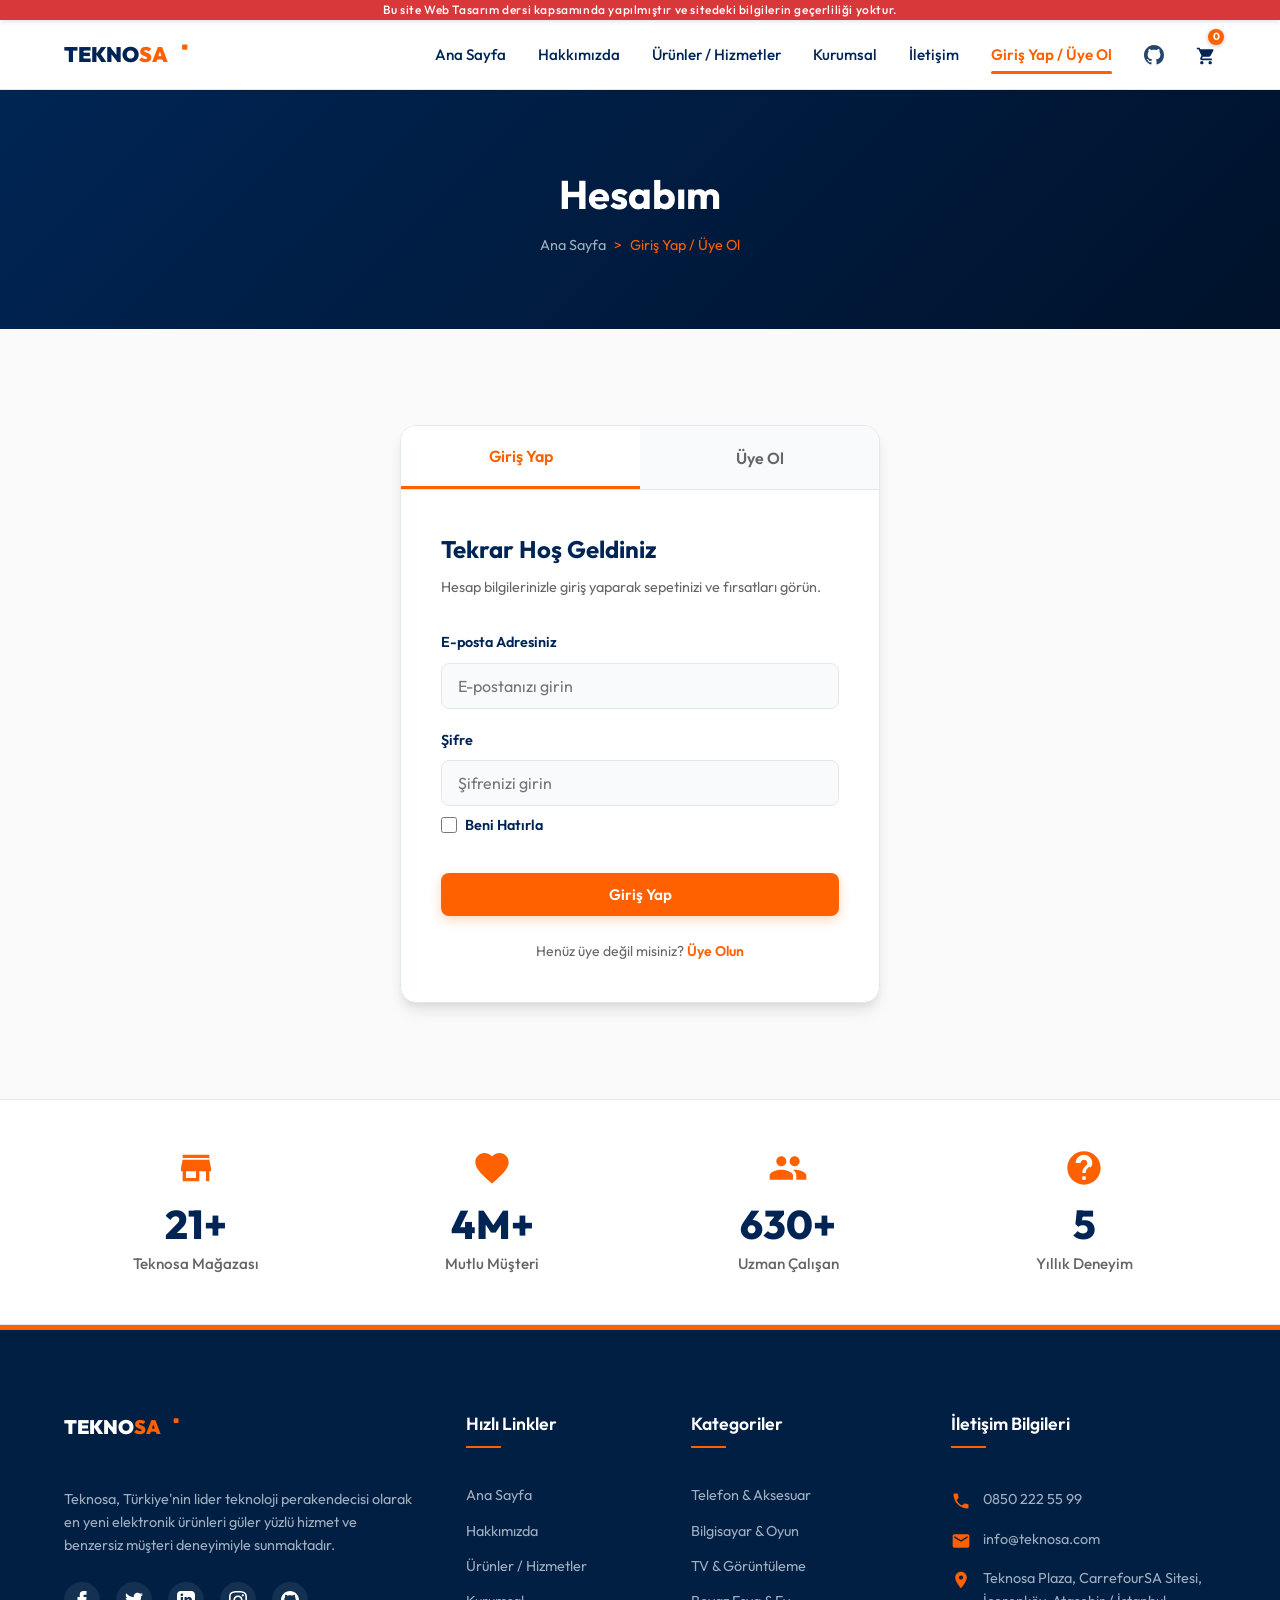
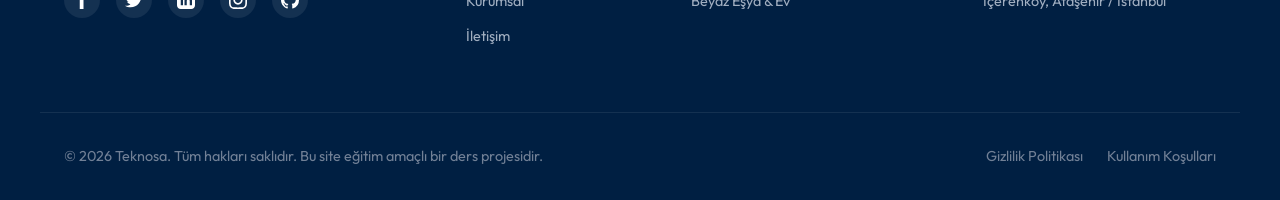
<file: giris.html>
<!DOCTYPE html>
<html lang="tr">
<head>
    <meta charset="UTF-8">
    <meta name="viewport" content="width=device-width, initial-scale=1.0">
    <meta name="description" content="Teknosa Giriş Yap ve Üye Ol. Hesabınıza giriş yapın veya yeni bir üyelik oluşturarak teknoloji dünyasını keşfedin.">
    <title>Giriş Yap / Üye Ol | Teknosa Ders Projesi</title>
    <!-- CSS Dosyaları -->
    <link rel="stylesheet" href="css/style.css">
    <link rel="stylesheet" href="css/pages.css">
</head>
<body>

    <!-- 1. SABİT ÜST UYARI ALANI (20px) -->
    <div class="top-warning-banner" id="top-warning">
        Bu site Web Tasarım dersi kapsamında yapılmıştır ve sitedeki bilgilerin geçerliliği yoktur.
    </div>

    <div class="page-wrapper">
        <!-- 2. HEADER / MENÜ ALANI -->
        <header class="main-header">
            <div class="container header-container">
                <a href="index.html" class="logo" id="logo-link">
                    <svg viewBox="0 0 160 35" class="logo-icon" style="width: 140px; height: 35px;">
                        <text x="0" y="26" font-family="'Outfit', sans-serif" font-weight="900" font-size="24" fill="#002554">TEKNO<tspan fill="#FF6000">SA</tspan></text>
                        <rect x="135" y="6" width="6" height="6" fill="#FF6000" rx="1" />
                    </svg>
                </a>
                
                <nav class="main-navigation" aria-label="Ana Menü">
                    <ul class="nav-menu" id="nav-menu">
                        <li><a href="index.html" class="nav-link" id="nav-home">Ana Sayfa</a></li>
                        <li><a href="hakkimizda.html" class="nav-link" id="nav-about">Hakkımızda</a></li>
                        <li><a href="urunler.html" class="nav-link" id="nav-products">Ürünler / Hizmetler</a></li>
                        <li><a href="kurumsal.html" class="nav-link" id="nav-corporate">Kurumsal</a></li>
                        <li><a href="iletisim.html" class="nav-link" id="nav-contact">İletişim</a></li>
                        <li id="auth-nav-item"></li> <!-- Dinamik kullanıcı/giriş menüsü -->
                        <li class="cart-btn-wrapper">
                            <a href="#" class="nav-link" id="cart-toggle-btn" aria-label="Alışveriş Sepeti">
                                <svg viewBox="0 0 24 24" style="width: 20px; height: 20px; fill: currentColor; vertical-align: middle;">
                                    <path d="M7 18c-1.1 0-1.99.9-1.99 2S5.9 22 7 22s2-.9 2-2-.9-2-2-2zM1 2v2h2l3.6 7.59-1.35 2.45c-.16.28-.25.61-.25.96 0 1.1.9 2 2 2h12v-2H7.42c-.14 0-.25-.11-.25-.25l.03-.12.9-1.63h7.45c.75 0 1.41-.41 1.75-1.03l3.58-6.49c.08-.14.12-.31.12-.48 0-.55-.45-1-1-1H5.21l-.94-2H1zm16 16c-1.1 0-1.99.9-1.99 2s.9 2 1.99 2 2-.9 2-2-.9-2-2-2z"/>
                                </svg>
                                <span class="cart-badge" id="cart-badge-count">0</span>
                            </a>
                        </li>
                    </ul>
                </nav>

                <button class="hamburger" aria-label="Menüyü Aç/Kapat" id="menu-toggle">
                    <span></span>
                    <span></span>
                    <span></span>
                </button>
            </div>
        </header>

        <main>
            <!-- 3. HERO / SAYFA BAŞLIK ALANI (Alt Sayfa Bannerı) -->
            <section class="sub-hero" id="auth-hero">
                <div class="container">
                    <h1>Hesabım</h1>
                    <nav class="breadcrumb" aria-label="Navigasyon Yolu">
                        <a href="index.html">Ana Sayfa</a>
                        <span>&gt;</span>
                        <a href="giris.html" style="color: var(--primary);">Giriş Yap / Üye Ol</a>
                    </nav>
                </div>
            </section>

            <!-- 4. ANA İÇERİK ALANI (Giriş & Kayıt Kartı) -->
            <section class="auth-section" id="auth-content-section">
                <div class="container" style="display:flex; justify-content:center;">
                    <div class="auth-card" id="auth-card">
                        <!-- Sekme Butonları -->
                        <div class="auth-tabs">
                            <button class="auth-tab-btn active" id="tab-login-btn">Giriş Yap</button>
                            <button class="auth-tab-btn" id="tab-register-btn">Üye Ol</button>
                        </div>

                        <!-- Form Alanları -->
                        <div class="auth-forms-container">
                            <!-- A. Giriş Yap Formu -->
                            <div class="auth-form active" id="login-form-wrapper">
                                <h2>Tekrar Hoş Geldiniz</h2>
                                <p>Hesap bilgilerinizle giriş yaparak sepetinizi ve fırsatları görün.</p>
                                
                                <form id="login-form" novalidate>
                                    <div class="form-grid" style="grid-template-columns: 1fr; gap: 1.25rem;">
                                        <!-- E-posta -->
                                        <div class="form-group" id="login-group-email">
                                            <label for="login-email">E-posta Adresiniz</label>
                                            <input type="email" id="login-email" placeholder="E-postanızı girin">
                                            <span class="form-error">Geçerli bir e-posta girin.</span>
                                        </div>

                                        <!-- Şifre -->
                                        <div class="form-group" id="login-group-password">
                                            <label for="login-password">Şifre</label>
                                            <input type="password" id="login-password" placeholder="Şifrenizi girin">
                                            <span class="form-error">Şifre alanı boş bırakılamaz.</span>
                                        </div>

                                        <!-- Beni Hatırla -->
                                        <div class="form-group" style="margin-top: -0.5rem; margin-bottom: 0.5rem;">
                                            <label class="remember-me-container">
                                                <input type="checkbox" id="login-remember">
                                                Beni Hatırla
                                            </label>
                                        </div>

                                        <!-- Hata Özeti -->
                                        <div id="login-summary-error" style="color: var(--warning-red); font-size: 0.85rem; font-weight: 500; display: none; text-align: center;">
                                            E-posta veya şifre hatalı!
                                        </div>

                                        <!-- Gönder Butonu -->
                                        <button type="submit" class="btn btn-primary" style="width: 100%; margin-top: 0.5rem;" id="login-submit-btn">
                                            Giriş Yap
                                        </button>
                                    </div>
                                </form>
                                <div class="auth-footer-link">
                                    Henüz üye değil misiniz? <a href="#" id="link-to-register">Üye Olun</a>
                                </div>
                            </div>

                            <!-- B. Üye Ol Formu -->
                            <div class="auth-form" id="register-form-wrapper">
                                <h2>Yeni Hesap Oluştur</h2>
                                <p>Hemen kayıt olun, avantajlı alışverişin keyfini çıkarın.</p>
                                
                                <form id="register-form" novalidate>
                                    <div class="form-grid" style="grid-template-columns: 1fr; gap: 1.25rem;">
                                        <!-- Ad Soyad -->
                                        <div class="form-group" id="reg-group-name">
                                            <label for="reg-name">Adınız Soyadınız *</label>
                                            <input type="text" id="reg-name" placeholder="Örn: Ahmet Yılmaz">
                                            <span class="form-error">Ad soyad en az 3 karakter olmalıdır.</span>
                                        </div>

                                        <!-- E-posta -->
                                        <div class="form-group" id="reg-group-email">
                                            <label for="reg-email">E-posta Adresiniz *</label>
                                            <input type="email" id="reg-email" placeholder="Örn: ahmet@mail.com">
                                            <span class="form-error">Geçerli bir e-posta giriniz.</span>
                                        </div>

                                        <!-- Şifre -->
                                        <div class="form-group" id="reg-group-password">
                                            <label for="reg-password">Şifre (Min. 6 Karakter) *</label>
                                            <input type="password" id="reg-password" placeholder="Şifrenizi oluşturun">
                                            <span class="form-error">Şifre en az 6 karakter olmalıdır.</span>
                                        </div>

                                        <!-- Şifre Tekrar -->
                                        <div class="form-group" id="reg-group-password-confirm">
                                            <label for="reg-password-confirm">Şifre Tekrarı *</label>
                                            <input type="password" id="reg-password-confirm" placeholder="Şifrenizi tekrar girin">
                                            <span class="form-error">Şifreler eşleşmiyor.</span>
                                        </div>

                                        <!-- Hata Özeti -->
                                        <div id="reg-summary-error" style="color: var(--warning-red); font-size: 0.85rem; font-weight: 500; display: none; text-align: center;">
                                            Bu e-posta adresi zaten kullanımda!
                                        </div>

                                        <!-- Gönder Butonu -->
                                        <button type="submit" class="btn btn-primary" style="width: 100%; margin-top: 0.5rem;" id="reg-submit-btn">
                                            Üye Ol
                                        </button>
                                    </div>
                                </form>
                                <div class="auth-footer-link">
                                    Zaten hesabınız var mı? <a href="#" id="link-to-login">Giriş Yapın</a>
                                </div>
                            </div>
                        </div>
                    </div>
                </div>
            </section>

            <!-- İstatistik Bölümü -->
            <section class="stats-section" id="stats-section">
                <div class="container stats-grid">
                    <div class="stat-item" id="stat-stores">
                        <svg viewBox="0 0 24 24" class="stat-icon"><path d="M20 4H4v2h16V4zm1 10v-2l-1-5H4l-1 5v2h1v6h10v-6h4v6h2v-6h1zm-9 4H6v-4h6v4z"/></svg>
                        <span class="stat-number" data-target="100" data-suffix="+">0</span>
                        <span class="stat-label">Teknosa Mağazası</span>
                    </div>
                    <div class="stat-item" id="stat-customers">
                        <svg viewBox="0 0 24 24" class="stat-icon"><path d="M12 21.35l-1.45-1.32C5.4 15.36 2 12.28 2 8.5 2 5.42 4.42 3 7.5 3c1.74 0 3.41.81 4.5 2.09C13.09 3.81 14.76 3 16.5 3 19.58 3 22 5.42 22 8.5c0 3.78-3.4 6.86-8.55 11.54L12 21.35z"/></svg>
                        <span class="stat-number" data-target="20" data-suffix="M+">0</span>
                        <span class="stat-label">Mutlu Müşteri</span>
                    </div>
                    <div class="stat-item" id="stat-employees">
                        <svg viewBox="0 0 24 24" class="stat-icon"><path d="M16 11c1.66 0 2.99-1.34 2.99-3S17.66 5 16 5c-1.66 0-3 1.34-3 3s1.34 3 3 3zm-8 0c1.66 0 2.99-1.34 2.99-3S9.66 5 8 5C6.34 5 5 6.34 5 8s1.34 3 3 3zm0 2c-2.33 0-7 1.17-7 3.5V19h14v-2.5c0-2.33-4.67-3.5-7-3.5zm8 0c-.29 0-.62.02-.97.05 1.16.84 1.97 1.97 1.97 3.45V19h6v-2.5c0-2.33-4.67-3.5-7-3.5z"/></svg>
                        <span class="stat-number" data-target="3000" data-suffix="+">0</span>
                        <span class="stat-label">Uzman Çalışan</span>
                    </div>
                    <div class="stat-item" id="stat-experience">
                        <svg viewBox="0 0 24 24" class="stat-icon"><path d="M12 2C6.48 2 2 6.48 2 12s4.48 10 10 10 10-4.48 10-10S17.52 2 12 2zm1 17h-2v-2h2v2zm2.07-7.75l-.9.92C13.45 12.9 13 13.5 13 15h-2v-.5c0-1.1.45-2.1 1.17-2.83l1.24-1.26c.37-.36.59-.86.59-1.41 0-1.1-.9-2-2-2s-2 .9-2 2H7c0-2.76 2.24-5 5-5s5 2.24 5 5c0 1.04-.42 1.99-1.07 2.75z"/></svg>
                        <span class="stat-number" data-target="25" data-suffix="">0</span>
                        <span class="stat-label">Yıllık Deneyim</span>
                    </div>
                </div>
            </section>
        </main>

        <!-- 5. FOOTER ALANI -->
        <footer class="main-footer">
            <div class="container footer-grid">
                <!-- Sütun 1: Marka -->
                <div class="footer-column footer-brand" id="footer-col-brand">
                    <svg viewBox="0 0 160 35" class="logo-icon" style="width: 130px; height: 35px; margin-bottom: 1rem;">
                        <text x="0" y="26" font-family="'Outfit', sans-serif" font-weight="900" font-size="24" fill="#FFFFFF">TEKNO<tspan fill="#FF6000">SA</tspan></text>
                        <rect x="135" y="6" width="6" height="6" fill="#FF6000" rx="1" />
                    </svg>
                    <p class="footer-desc">Teknosa, Türkiye'nin lider teknoloji perakendecisi olarak en yeni elektronik ürünleri güler yüzlü hizmet ve benzersiz müşteri deneyimiyle sunmaktadır.</p>
                    <div class="footer-socials">
                        <a href="https://facebook.com" class="social-icon" aria-label="Facebook" target="_blank" rel="noopener">
                            <svg viewBox="0 0 24 24"><path d="M9 8h-3v4h3v12h5v-12h3.642l.358-4h-4v-1.667c0-.955.192-1.333 1.115-1.333h2.885v-5h-3.808c-3.596 0-5.192 1.583-5.192 4.615v3.385z"/></svg>
                        </a>
                        <a href="https://twitter.com" class="social-icon" aria-label="Twitter" target="_blank" rel="noopener">
                            <svg viewBox="0 0 24 24"><path d="M24 4.557c-.883.392-1.832.656-2.828.775 1.017-.609 1.798-1.574 2.165-2.724-.951.564-2.005.974-3.127 1.195-.897-.957-2.178-1.555-3.594-1.555-3.179 0-5.515 2.966-4.797 6.045-4.091-.205-7.719-2.165-10.148-5.144-1.29 2.213-.669 5.108 1.523 6.574-.806-.026-1.566-.247-2.229-.616-.054 2.281 1.581 4.415 3.949 4.89-.693.188-1.452.232-2.224.084.626 1.956 2.444 3.379 4.6 3.419-2.07 1.623-4.678 2.348-7.29 2.04 2.179 1.397 4.768 2.212 7.548 2.212 9.142 0 14.307-7.721 13.995-14.646.962-.695 1.797-1.562 2.457-2.549z"/></svg>
                        </a>
                        <a href="https://linkedin.com" class="social-icon" aria-label="LinkedIn" target="_blank" rel="noopener">
                            <svg viewBox="0 0 24 24"><path d="M19 0h-14c-2.761 0-5 2.239-5 5v14c0 2.761 2.239 5 5 5h14c2.762 0 5-2.239 5-5v-14c0-2.761-2.238-5-5-5zm-11 19h-3v-11h3v11zm-1.5-12.268c-.966 0-1.75-.779-1.75-1.75s.784-1.75 1.75-1.75 1.75.779 1.75 1.75-.784 1.75-1.75 1.75zm13.5 12.268h-3v-5.604c0-3.368-4-3.113-4 0v5.604h-3v-11h3v1.765c1.396-2.586 7-2.777 7 2.476v6.759z"/></svg>
                        </a>
                        <a href="https://instagram.com" class="social-icon" aria-label="Instagram" target="_blank" rel="noopener">
                            <svg viewBox="0 0 24 24"><path d="M12 2.163c3.204 0 3.584.012 4.85.07 3.252.148 4.771 1.691 4.919 4.919.058 1.265.069 1.645.069 4.849 0 3.205-.012 3.584-.069 4.849-.149 3.225-1.664 4.771-4.919 4.919-1.266.058-1.644.07-4.85.07-3.204 0-3.584-.012-4.849-.07-3.26-.149-4.771-1.699-4.919-4.92-.058-1.265-.07-1.644-.07-4.849 0-3.204.013-3.583.07-4.849.149-3.227 1.664-4.771 4.919-4.919 1.266-.057 1.645-.069 4.849-.069zm0-2c-3.259 0-3.667.014-4.947.072-4.358.2-6.78 2.618-6.98 6.98-.059 1.281-.073 1.689-.073 4.948 0 3.259.014 3.668.072 4.948.2 4.358 2.618 6.78 6.98 6.98 1.281.058 1.689.072 4.948.072 3.259 0 3.668-.014 4.948-.072 4.354-.2 6.782-2.618 6.979-6.98.059-1.28.073-1.689.073-4.948 0-3.259-.014-3.667-.072-4.947-.196-4.354-2.617-6.78-6.979-6.98-1.281-.059-1.69-.073-4.949-.073zm0 5.838c-3.403 0-6.162 2.759-6.162 6.162s2.759 6.163 6.162 6.163 6.162-2.759 6.162-6.163c0-3.403-2.759-6.162-6.162-6.162zm0 10.162c-2.209 0-4-1.79-4-4 0-2.209 1.791-4 4-4s4 1.791 4 4c0 2.21-1.791 4-4 4zm6.406-11.845c-.796 0-1.441.645-1.441 1.44s.645 1.44 1.441 1.44c.795 0 1.439-.645 1.439-1.44s-.644-1.44-1.439-1.44z"/></svg>
                        </a>
                    </div>
                </div>

                <!-- Sütun 2: Linkler -->
                <div class="footer-column footer-links" id="footer-col-links">
                    <h3>Hızlı Linkler</h3>
                    <a href="index.html" id="foot-link-home">Ana Sayfa</a>
                    <a href="hakkimizda.html" id="foot-link-about">Hakkımızda</a>
                    <a href="urunler.html" id="foot-link-products">Ürünler / Hizmetler</a>
                    <a href="kurumsal.html" id="foot-link-corporate">Kurumsal</a>
                    <a href="iletisim.html" id="foot-link-contact">İletişim</a>
                </div>

                <!-- Sütun 3: Kategoriler -->
                <div class="footer-column footer-links" id="footer-col-cats">
                    <h3>Kategoriler</h3>
                    <a href="urunler.html#category=telefon" id="foot-cat-phones">Telefon & Aksesuar</a>
                    <a href="urunler.html#category=bilgisayar" id="foot-cat-laptops">Bilgisayar & Oyun</a>
                    <a href="urunler.html#category=tv-ses" id="foot-cat-tvs">TV & Görüntüleme</a>
                    <a href="urunler.html#category=beyaz-esya" id="foot-cat-appliances">Beyaz Eşya & Ev</a>
                </div>

                <!-- Sütun 4: İletişim -->
                <div class="footer-column footer-contact" id="footer-col-contact">
                    <h3>İletişim Bilgileri</h3>
                    <div class="contact-item" id="foot-contact-phone">
                        <svg viewBox="0 0 24 24"><path d="M6.62 10.79c1.44 2.83 3.76 5.14 6.59 6.59l2.2-2.2c.27-.27.67-.36 1.02-.24 1.12.37 2.33.57 3.57.57.55 0 1 .45 1 1V20c0 .55-.45 1-1 1-9.39 0-17-7.61-17-17 0-.55.45-1 1-1h3.5c.55 0 1 .45 1 1 0 1.25.2 2.45.57 3.57.11.35.03.74-.25 1.02l-2.2 2.2z"/></svg>
                        <span>0850 222 55 99</span>
                    </div>
                    <div class="contact-item" id="foot-contact-email">
                        <svg viewBox="0 0 24 24"><path d="M20 4H4c-1.1 0-1.99.9-1.99 2L2 18c0 1.1.9 2 2 2h16c1.1 0 2-.9 2-2V6c0-1.1-.9-2-2-2zm0 4l-8 5-8-5V6l8 5 8-5v2z"/></svg>
                        <span>info@teknosa.com</span>
                    </div>
                    <div class="contact-item" id="foot-contact-address">
                        <svg viewBox="0 0 24 24"><path d="M12 2C8.13 2 5 5.13 5 9c0 5.25 7 13 7 13s7-7.75 7-13c0-3.87-3.13-7-7-7zm0 9.5c-1.38 0-2.5-1.12-2.5-2.5s1.12-2.5 2.5-2.5 2.5 1.12 2.5 2.5-1.12 2.5-2.5 2.5z"/></svg>
                        <span>Teknosa Plaza, CarrefourSA Sitesi, İçerenköy, Ataşehir / İstanbul</span>
                    </div>
                </div>
            </div>

            <div class="container footer-bottom">
                <p>&copy; 2026 Teknosa. Tüm hakları saklıdır. Bu site eğitim amaçlı bir ders projesidir.</p>
                <div class="footer-bottom-links">
                    <a href="#" id="foot-privacy">Gizlilik Politikası</a>
                    <a href="#" id="foot-terms">Kullanım Koşulları</a>
                </div>
            </div>
        </footer>
    </div>

    <!-- 🛒 Alışveriş Sepeti Çekmecesi (Cart Drawer) -->
    <div class="cart-drawer-overlay" id="cart-drawer-overlay">
        <div class="cart-drawer" id="cart-drawer">
            <div class="cart-drawer-header">
                <h3>Alışveriş Sepetim</h3>
                <button class="cart-drawer-close" id="cart-drawer-close-btn" aria-label="Sepeti Kapat">
                    <svg viewBox="0 0 24 24"><path d="M19 6.41L17.59 5 12 10.59 6.41 5 5 6.41 10.59 12 5 17.59 6.41 19 12 13.41 17.59 19 19 17.59 13.41 12z"/></svg>
                </button>
            </div>
            <div class="cart-items-container" id="cart-items-container">
                <!-- Dinamik olarak JS tarafından doldurulacak -->
            </div>
            <div class="cart-drawer-footer">
                <div class="cart-total-row">
                    <span>Toplam:</span>
                    <span class="cart-total-price" id="cart-total-price">0 TL</span>
                </div>
                <button class="btn btn-primary" style="width: 100%;" id="checkout-btn">Alışverişi Tamamla</button>
            </div>
        </div>
    </div>

    <!-- 🔍 Ürün Detay Modalı (Product Detail Modal) -->
    <div class="modal-overlay" id="product-detail-modal">
        <div class="modal-content" style="max-width: 700px; width: 90%; padding: 2.5rem; position: relative;">
            <button class="cart-drawer-close" id="product-detail-close-btn" style="position: absolute; top: 15px; right: 15px;" aria-label="Kapat">
                <svg viewBox="0 0 24 24"><path d="M19 6.41L17.59 5 12 10.59 6.41 5 5 6.41 10.59 12 5 17.59 6.41 19 12 13.41 17.59 19 19 17.59 13.41 12z"/></svg>
            </button>
            <div id="product-detail-content">
                <!-- Dinamik olarak doldurulacak -->
            </div>
        </div>
    </div>

    <!-- 💬 Toast Bildirim Alanı (Toast Notifications Container) -->
    <div class="toast-container" id="toast-container"></div>

    <!-- JS Dosyaları -->
    <script src="js/main.js"></script>
    <script src="js/auth.js"></script>
</body>
</html>
</file>
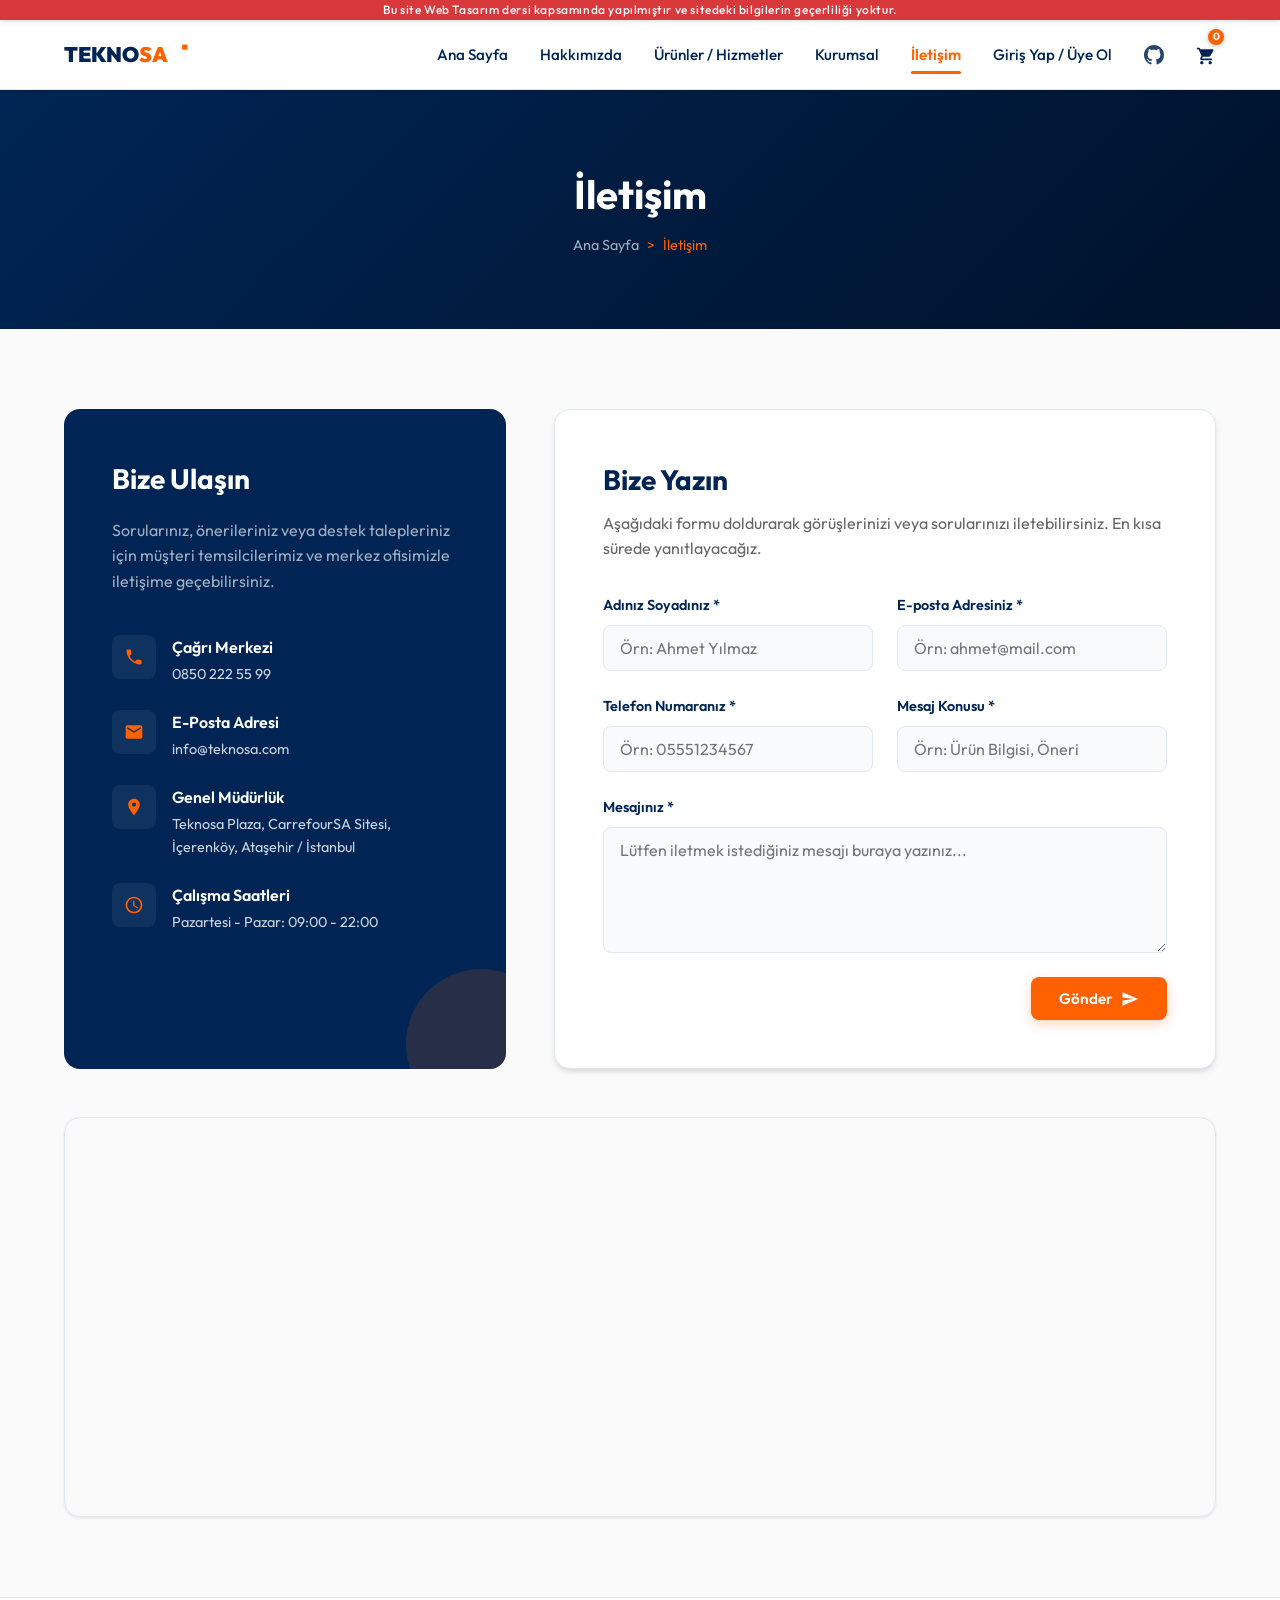
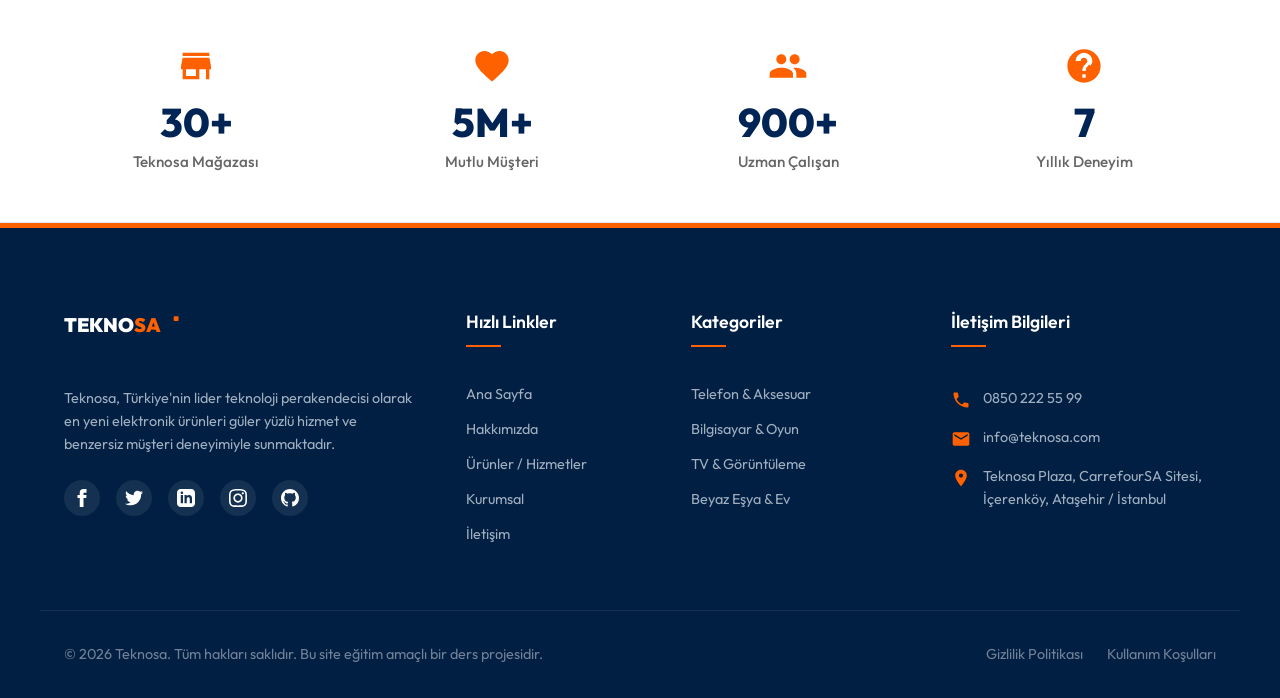
<file: iletisim.html>
<!DOCTYPE html>
<html lang="tr">
<head>
    <meta charset="UTF-8">
    <meta name="viewport" content="width=device-width, initial-scale=1.0">
    <meta name="description" content="Teknosa İletişim. Müşteri hizmetleri numaramız, merkez ofis adresimiz ve bizimle iletişime geçebileceğiniz mesaj formu.">
    <title>İletişim | Teknosa Ders Projesi</title>
    <!-- CSS Dosyaları -->
    <link rel="stylesheet" href="css/style.css">
    <link rel="stylesheet" href="css/pages.css">
</head>
<body>

    <!-- 1. SABİT ÜST UYARI ALANI (20px) -->
    <div class="top-warning-banner" id="top-warning">
        Bu site Web Tasarım dersi kapsamında yapılmıştır ve sitedeki bilgilerin geçerliliği yoktur.
    </div>

    <div class="page-wrapper">
        <!-- 2. HEADER / MENÜ ALANI -->
        <header class="main-header">
            <div class="container header-container">
                <a href="index.html" class="logo" id="logo-link">
                    <svg viewBox="0 0 160 35" class="logo-icon" style="width: 140px; height: 35px;">
                        <text x="0" y="26" font-family="'Outfit', sans-serif" font-weight="900" font-size="24" fill="#002554">TEKNO<tspan fill="#FF6000">SA</tspan></text>
                        <rect x="135" y="6" width="6" height="6" fill="#FF6000" rx="1" />
                    </svg>
                </a>
                
                <nav class="main-navigation" aria-label="Ana Menü">
                    <ul class="nav-menu" id="nav-menu">
                        <li><a href="index.html" class="nav-link" id="nav-home">Ana Sayfa</a></li>
                        <li><a href="hakkimizda.html" class="nav-link" id="nav-about">Hakkımızda</a></li>
                        <li><a href="urunler.html" class="nav-link" id="nav-products">Ürünler / Hizmetler</a></li>
                        <li><a href="kurumsal.html" class="nav-link" id="nav-corporate">Kurumsal</a></li>
                        <li><a href="iletisim.html" class="nav-link active" id="nav-contact">İletişim</a></li>
                        <li id="auth-nav-item"></li>
                        <li class="cart-btn-wrapper">
                            <a href="#" class="nav-link" id="cart-toggle-btn" aria-label="Alışveriş Sepeti">
                                <svg viewBox="0 0 24 24" style="width: 20px; height: 20px; fill: currentColor; vertical-align: middle;">
                                    <path d="M7 18c-1.1 0-1.99.9-1.99 2S5.9 22 7 22s2-.9 2-2-.9-2-2-2zM1 2v2h2l3.6 7.59-1.35 2.45c-.16.28-.25.61-.25.96 0 1.1.9 2 2 2h12v-2H7.42c-.14 0-.25-.11-.25-.25l.03-.12.9-1.63h7.45c.75 0 1.41-.41 1.75-1.03l3.58-6.49c.08-.14.12-.31.12-.48 0-.55-.45-1-1-1H5.21l-.94-2H1zm16 16c-1.1 0-1.99.9-1.99 2s.9 2 1.99 2 2-.9 2-2-.9-2-2-2z"/>
                                </svg>
                                <span class="cart-badge" id="cart-badge-count">0</span>
                            </a>
                        </li>
                    </ul>
                </nav>

                <button class="hamburger" aria-label="Menüyü Aç/Kapat" id="menu-toggle">
                    <span></span>
                    <span></span>
                    <span></span>
                </button>
            </div>
        </header>

        <main>
            <!-- 3. HERO / SAYFA BAŞLIK ALANI (Alt Sayfa Bannerı) -->
            <section class="sub-hero" id="contact-hero">
                <div class="container">
                    <h1>İletişim</h1>
                    <nav class="breadcrumb" aria-label="Navigasyon Yolu">
                        <a href="index.html">Ana Sayfa</a>
                        <span>&gt;</span>
                        <a href="iletisim.html" style="color: var(--primary);">İletişim</a>
                    </nav>
                </div>
            </section>

            <!-- 4. ANA İÇERİK ALANI -->
            <section class="section" id="contact-content-section">
                <div class="container">
                    <div class="contact-layout">
                        <!-- Sol Kolon: İletişim Bilgileri -->
                        <div class="contact-info-card" id="contact-info-block">
                            <h2>Bize Ulaşın</h2>
                            <p>Sorularınız, önerileriniz veya destek talepleriniz için müşteri temsilcilerimiz ve merkez ofisimizle iletişime geçebilirsiniz.</p>
                            
                            <div class="contact-details-list">
                                <!-- Telefon -->
                                <div class="detail-item" id="info-phone">
                                    <div class="detail-icon">
                                        <svg viewBox="0 0 24 24"><path d="M6.62 10.79c1.44 2.83 3.76 5.14 6.59 6.59l2.2-2.2c.27-.27.67-.36 1.02-.24 1.12.37 2.33.57 3.57.57.55 0 1 .45 1 1V20c0 .55-.45 1-1 1-9.39 0-17-7.61-17-17 0-.55.45-1 1-1h3.5c.55 0 1 .45 1 1 0 1.25.2 2.45.57 3.57.11.35.03.74-.25 1.02l-2.2 2.2z"/></svg>
                                    </div>
                                    <div class="detail-text">
                                        <h4>Çağrı Merkezi</h4>
                                        <p>0850 222 55 99</p>
                                    </div>
                                </div>

                                <!-- E-posta -->
                                <div class="detail-item" id="info-email">
                                    <div class="detail-icon">
                                        <svg viewBox="0 0 24 24"><path d="M20 4H4c-1.1 0-1.99.9-1.99 2L2 18c0 1.1.9 2 2 2h16c1.1 0 2-.9 2-2V6c0-1.1-.9-2-2-2zm0 4l-8 5-8-5V6l8 5 8-5v2z"/></svg>
                                    </div>
                                    <div class="detail-text">
                                        <h4>E-Posta Adresi</h4>
                                        <p>info@teknosa.com</p>
                                    </div>
                                </div>

                                <!-- Adres -->
                                <div class="detail-item" id="info-address">
                                    <div class="detail-icon">
                                        <svg viewBox="0 0 24 24"><path d="M12 2C8.13 2 5 5.13 5 9c0 5.25 7 13 7 13s7-7.75 7-13c0-3.87-3.13-7-7-7zm0 9.5c-1.38 0-2.5-1.12-2.5-2.5s1.12-2.5 2.5-2.5 2.5 1.12 2.5 2.5-1.12 2.5-2.5 2.5z"/></svg>
                                    </div>
                                    <div class="detail-text">
                                        <h4>Genel Müdürlük</h4>
                                        <p>Teknosa Plaza, CarrefourSA Sitesi, İçerenköy, Ataşehir / İstanbul</p>
                                    </div>
                                </div>

                                <!-- Çalışma Saatleri -->
                                <div class="detail-item" id="info-hours">
                                    <div class="detail-icon">
                                        <svg viewBox="0 0 24 24"><path d="M11.99 2C6.47 2 2 6.48 2 12s4.47 10 9.99 10C17.52 22 22 17.52 22 12S17.52 2 11.99 2zM12 20c-4.42 0-8-3.58-8-8s3.58-8 8-8 8 3.58 8 8-3.58 8-8 8zm.5-13H11v6l5.25 3.15.75-1.23-4.5-2.67z"/></svg>
                                    </div>
                                    <div class="detail-text">
                                        <h4>Çalışma Saatleri</h4>
                                        <p>Pazartesi - Pazar: 09:00 - 22:00</p>
                                    </div>
                                </div>
                            </div>
                        </div>

                        <!-- Sağ Kolon: Mesaj Formu -->
                        <div class="contact-form-card" id="contact-form-block">
                            <h2>Bize Yazın</h2>
                            <p>Aşağıdaki formu doldurarak görüşlerinizi veya sorularınızı iletebilirsiniz. En kısa sürede yanıtlayacağız.</p>
                            
                            <form id="contact-form" novalidate>
                                <div class="form-grid">
                                    <!-- Ad Soyad -->
                                    <div class="form-group" id="group-name">
                                        <label for="form-name">Adınız Soyadınız *</label>
                                        <input type="text" id="form-name" placeholder="Örn: Ahmet Yılmaz">
                                        <span class="form-error">Bu alan boş bırakılamaz.</span>
                                    </div>

                                    <!-- E-posta -->
                                    <div class="form-group" id="group-email">
                                        <label for="form-email">E-posta Adresiniz *</label>
                                        <input type="email" id="form-email" placeholder="Örn: ahmet@mail.com">
                                        <span class="form-error">Geçerli bir e-posta adresi giriniz.</span>
                                    </div>

                                    <!-- Telefon -->
                                    <div class="form-group" id="group-phone">
                                        <label for="form-phone">Telefon Numaranız *</label>
                                        <input type="tel" id="form-phone" placeholder="Örn: 05551234567">
                                        <span class="form-error">Geçerli bir telefon numarası giriniz.</span>
                                    </div>

                                    <!-- Konu -->
                                    <div class="form-group" id="group-subject">
                                        <label for="form-subject">Mesaj Konusu *</label>
                                        <input type="text" id="form-subject" placeholder="Örn: Ürün Bilgisi, Öneri">
                                        <span class="form-error">Konu alanı boş bırakılamaz.</span>
                                    </div>

                                    <!-- Mesaj -->
                                    <div class="form-group form-group-full" id="group-message">
                                        <label for="form-message">Mesajınız *</label>
                                        <textarea id="form-message" rows="5" placeholder="Lütfen iletmek istediğiniz mesajı buraya yazınız..."></textarea>
                                        <span class="form-error">Mesaj alanı boş bırakılamaz.</span>
                                    </div>

                                    <!-- Gönder Butonu -->
                                    <div class="form-group-full" style="text-align: right;">
                                        <button type="submit" class="btn btn-primary" id="form-submit-btn">
                                            Gönder
                                            <svg viewBox="0 0 24 24" style="width:18px;height:18px;fill:currentColor;"><path d="M2.01 21L23 12 2.01 3 2 10l15 2-15 2z"/></svg>
                                        </button>
                                    </div>
                                </div>
                            </form>
                        </div>
                    </div>

                    <!-- İnteraktif Harita Alanı -->
                    <div class="map-container" id="map-block">
                        <iframe 
                            src="https://www.google.com/maps/embed?pb=!1m18!1m12!1m3!1d3011.6502213794695!2d29.100918076579844!3d40.97819382027209!2m3!1f0!2f0!3f0!3m2!1i1024!2i768!4f13.1!3m3!1m2!1s0x14cac65158650dfb%3A0xc3910c0e527f311c!2sTeknosa%20Genel%20M%C3%BCd%C3%BCrl%C3%BCk!5e0!3m2!1str!2str!4v1718296300000!5m2!1str!2str" 
                            allowfullscreen="" 
                            loading="lazy" 
                            referrerpolicy="no-referrer-when-downgrade"
                            title="Teknosa Genel Müdürlük Google Haritası">
                        </iframe>
                    </div>
                </div>
            </section>

            <!-- İstatistik Bölümü -->
            <section class="stats-section" id="stats-section">
                <div class="container stats-grid">
                    <div class="stat-item" id="stat-stores">
                        <svg viewBox="0 0 24 24" class="stat-icon"><path d="M20 4H4v2h16V4zm1 10v-2l-1-5H4l-1 5v2h1v6h10v-6h4v6h2v-6h1zm-9 4H6v-4h6v4z"/></svg>
                        <span class="stat-number" data-target="100" data-suffix="+">0</span>
                        <span class="stat-label">Teknosa Mağazası</span>
                    </div>
                    <div class="stat-item" id="stat-customers">
                        <svg viewBox="0 0 24 24" class="stat-icon"><path d="M12 21.35l-1.45-1.32C5.4 15.36 2 12.28 2 8.5 2 5.42 4.42 3 7.5 3c1.74 0 3.41.81 4.5 2.09C13.09 3.81 14.76 3 16.5 3 19.58 3 22 5.42 22 8.5c0 3.78-3.4 6.86-8.55 11.54L12 21.35z"/></svg>
                        <span class="stat-number" data-target="20" data-suffix="M+">0</span>
                        <span class="stat-label">Mutlu Müşteri</span>
                    </div>
                    <div class="stat-item" id="stat-employees">
                        <svg viewBox="0 0 24 24" class="stat-icon"><path d="M16 11c1.66 0 2.99-1.34 2.99-3S17.66 5 16 5c-1.66 0-3 1.34-3 3s1.34 3 3 3zm-8 0c1.66 0 2.99-1.34 2.99-3S9.66 5 8 5C6.34 5 5 6.34 5 8s1.34 3 3 3zm0 2c-2.33 0-7 1.17-7 3.5V19h14v-2.5c0-2.33-4.67-3.5-7-3.5zm8 0c-.29 0-.62.02-.97.05 1.16.84 1.97 1.97 1.97 3.45V19h6v-2.5c0-2.33-4.67-3.5-7-3.5z"/></svg>
                        <span class="stat-number" data-target="3000" data-suffix="+">0</span>
                        <span class="stat-label">Uzman Çalışan</span>
                    </div>
                    <div class="stat-item" id="stat-experience">
                        <svg viewBox="0 0 24 24" class="stat-icon"><path d="M12 2C6.48 2 2 6.48 2 12s4.48 10 10 10 10-4.48 10-10S17.52 2 12 2zm1 17h-2v-2h2v2zm2.07-7.75l-.9.92C13.45 12.9 13 13.5 13 15h-2v-.5c0-1.1.45-2.1 1.17-2.83l1.24-1.26c.37-.36.59-.86.59-1.41 0-1.1-.9-2-2-2s-2 .9-2 2H7c0-2.76 2.24-5 5-5s5 2.24 5 5c0 1.04-.42 1.99-1.07 2.75z"/></svg>
                        <span class="stat-number" data-target="25" data-suffix="">0</span>
                        <span class="stat-label">Yıllık Deneyim</span>
                    </div>
                </div>
            </section>
        </main>

        <!-- 5. FOOTER ALANI -->
        <footer class="main-footer">
            <div class="container footer-grid">
                <!-- Sütun 1: Marka -->
                <div class="footer-column footer-brand" id="footer-col-brand">
                    <svg viewBox="0 0 160 35" class="logo-icon" style="width: 130px; height: 35px; margin-bottom: 1rem;">
                        <text x="0" y="26" font-family="'Outfit', sans-serif" font-weight="900" font-size="24" fill="#FFFFFF">TEKNO<tspan fill="#FF6000">SA</tspan></text>
                        <rect x="135" y="6" width="6" height="6" fill="#FF6000" rx="1" />
                    </svg>
                    <p class="footer-desc">Teknosa, Türkiye'nin lider teknoloji perakendecisi olarak en yeni elektronik ürünleri güler yüzlü hizmet ve benzersiz müşteri deneyimiyle sunmaktadır.</p>
                    <div class="footer-socials">
                        <a href="https://facebook.com" class="social-icon" aria-label="Facebook" target="_blank" rel="noopener">
                            <svg viewBox="0 0 24 24"><path d="M9 8h-3v4h3v12h5v-12h3.642l.358-4h-4v-1.667c0-.955.192-1.333 1.115-1.333h2.885v-5h-3.808c-3.596 0-5.192 1.583-5.192 4.615v3.385z"/></svg>
                        </a>
                        <a href="https://twitter.com" class="social-icon" aria-label="Twitter" target="_blank" rel="noopener">
                            <svg viewBox="0 0 24 24"><path d="M24 4.557c-.883.392-1.832.656-2.828.775 1.017-.609 1.798-1.574 2.165-2.724-.951.564-2.005.974-3.127 1.195-.897-.957-2.178-1.555-3.594-1.555-3.179 0-5.515 2.966-4.797 6.045-4.091-.205-7.719-2.165-10.148-5.144-1.29 2.213-.669 5.108 1.523 6.574-.806-.026-1.566-.247-2.229-.616-.054 2.281 1.581 4.415 3.949 4.89-.693.188-1.452.232-2.224.084.626 1.956 2.444 3.379 4.6 3.419-2.07 1.623-4.678 2.348-7.29 2.04 2.179 1.397 4.768 2.212 7.548 2.212 9.142 0 14.307-7.721 13.995-14.646.962-.695 1.797-1.562 2.457-2.549z"/></svg>
                        </a>
                        <a href="https://linkedin.com" class="social-icon" aria-label="LinkedIn" target="_blank" rel="noopener">
                            <svg viewBox="0 0 24 24"><path d="M19 0h-14c-2.761 0-5 2.239-5 5v14c0 2.761 2.239 5 5 5h14c2.762 0 5-2.239 5-5v-14c0-2.761-2.238-5-5-5zm-11 19h-3v-11h3v11zm-1.5-12.268c-.966 0-1.75-.779-1.75-1.75s.784-1.75 1.75-1.75 1.75.779 1.75 1.75-.784 1.75-1.75 1.75zm13.5 12.268h-3v-5.604c0-3.368-4-3.113-4 0v5.604h-3v-11h3v1.765c1.396-2.586 7-2.777 7 2.476v6.759z"/></svg>
                        </a>
                        <a href="https://instagram.com" class="social-icon" aria-label="Instagram" target="_blank" rel="noopener">
                            <svg viewBox="0 0 24 24"><path d="M12 2.163c3.204 0 3.584.012 4.85.07 3.252.148 4.771 1.691 4.919 4.919.058 1.265.069 1.645.069 4.849 0 3.205-.012 3.584-.069 4.849-.149 3.225-1.664 4.771-4.919 4.919-1.266.058-1.644.07-4.85.07-3.204 0-3.584-.012-4.849-.07-3.26-.149-4.771-1.699-4.919-4.92-.058-1.265-.07-1.644-.07-4.849 0-3.204.013-3.583.07-4.849.149-3.227 1.664-4.771 4.919-4.919 1.266-.057 1.645-.069 4.849-.069zm0-2c-3.259 0-3.667.014-4.947.072-4.358.2-6.78 2.618-6.98 6.98-.059 1.281-.073 1.689-.073 4.948 0 3.259.014 3.668.072 4.948.2 4.358 2.618 6.78 6.98 6.98 1.281.058 1.689.072 4.948.072 3.259 0 3.668-.014 4.948-.072 4.354-.2 6.782-2.618 6.979-6.98.059-1.28.073-1.689.073-4.948 0-3.259-.014-3.667-.072-4.947-.196-4.354-2.617-6.78-6.979-6.98-1.281-.059-1.69-.073-4.949-.073zm0 5.838c-3.403 0-6.162 2.759-6.162 6.162s2.759 6.163 6.162 6.163 6.162-2.759 6.162-6.163c0-3.403-2.759-6.162-6.162-6.162zm0 10.162c-2.209 0-4-1.79-4-4 0-2.209 1.791-4 4-4s4 1.791 4 4c0 2.21-1.791 4-4 4zm6.406-11.845c-.796 0-1.441.645-1.441 1.44s.645 1.44 1.441 1.44c.795 0 1.439-.645 1.439-1.44s-.644-1.44-1.439-1.44z"/></svg>
                        </a>
                    </div>
                </div>

                <!-- Sütun 2: Linkler -->
                <div class="footer-column footer-links" id="footer-col-links">
                    <h3>Hızlı Linkler</h3>
                    <a href="index.html" id="foot-link-home">Ana Sayfa</a>
                    <a href="hakkimizda.html" id="foot-link-about">Hakkımızda</a>
                    <a href="urunler.html" id="foot-link-products">Ürünler / Hizmetler</a>
                    <a href="kurumsal.html" id="foot-link-corporate">Kurumsal</a>
                    <a href="iletisim.html" id="foot-link-contact">İletişim</a>
                </div>

                <!-- Sütun 3: Kategoriler -->
                <div class="footer-column footer-links" id="footer-col-cats">
                    <h3>Kategoriler</h3>
                    <a href="urunler.html#category=telefon" id="foot-cat-phones">Telefon & Aksesuar</a>
                    <a href="urunler.html#category=bilgisayar" id="foot-cat-laptops">Bilgisayar & Oyun</a>
                    <a href="urunler.html#category=tv-ses" id="foot-cat-tvs">TV & Görüntüleme</a>
                    <a href="urunler.html#category=beyaz-esya" id="foot-cat-appliances">Beyaz Eşya & Ev</a>
                </div>

                <!-- Sütun 4: İletişim -->
                <div class="footer-column footer-contact" id="footer-col-contact">
                    <h3>İletişim Bilgileri</h3>
                    <div class="contact-item" id="foot-contact-phone">
                        <svg viewBox="0 0 24 24"><path d="M6.62 10.79c1.44 2.83 3.76 5.14 6.59 6.59l2.2-2.2c.27-.27.67-.36 1.02-.24 1.12.37 2.33.57 3.57.57.55 0 1 .45 1 1V20c0 .55-.45 1-1 1-9.39 0-17-7.61-17-17 0-.55.45-1 1-1h3.5c.55 0 1 .45 1 1 0 1.25.2 2.45.57 3.57.11.35.03.74-.25 1.02l-2.2 2.2z"/></svg>
                        <span>0850 222 55 99</span>
                    </div>
                    <div class="contact-item" id="foot-contact-email">
                        <svg viewBox="0 0 24 24"><path d="M20 4H4c-1.1 0-1.99.9-1.99 2L2 18c0 1.1.9 2 2 2h16c1.1 0 2-.9 2-2V6c0-1.1-.9-2-2-2zm0 4l-8 5-8-5V6l8 5 8-5v2z"/></svg>
                        <span>info@teknosa.com</span>
                    </div>
                    <div class="contact-item" id="foot-contact-address">
                        <svg viewBox="0 0 24 24"><path d="M12 2C8.13 2 5 5.13 5 9c0 5.25 7 13 7 13s7-7.75 7-13c0-3.87-3.13-7-7-7zm0 9.5c-1.38 0-2.5-1.12-2.5-2.5s1.12-2.5 2.5-2.5 2.5 1.12 2.5 2.5-1.12 2.5-2.5 2.5z"/></svg>
                        <span>Teknosa Plaza, CarrefourSA Sitesi, İçerenköy, Ataşehir / İstanbul</span>
                    </div>
                </div>
            </div>

            <div class="container footer-bottom">
                <p>&copy; 2026 Teknosa. Tüm hakları saklıdır. Bu site eğitim amaçlı bir ders projesidir.</p>
                <div class="footer-bottom-links">
                    <a href="#" id="foot-privacy">Gizlilik Politikası</a>
                    <a href="#" id="foot-terms">Kullanım Koşulları</a>
                </div>
            </div>
        </footer>
    </div>

    <!-- Başarılı Gönderim Popup Modalı -->
    <div class="modal-overlay" id="success-modal">
        <div class="modal-content" id="modal-box">
            <div class="modal-icon-success">
                <svg viewBox="0 0 24 24"><path d="M9 16.17L4.83 12l-1.42 1.41L9 19 21 7l-1.41-1.41z"/></svg>
            </div>
            <h3>Mesajınız Alındı!</h3>
            <p>Bize ulaştığınız için teşekkür ederiz. Mesajınız başarıyla sistemimize kaydedildi. En kısa süre içerisinde sizinle iletişime geçeceğiz.</p>
            <button class="btn btn-primary" style="width: 100%;" id="modal-close-btn">Kapat</button>
        </div>
    </div>

    <!-- 🛒 Alışveriş Sepeti Çekmecesi (Cart Drawer) -->
    <div class="cart-drawer-overlay" id="cart-drawer-overlay">
        <div class="cart-drawer" id="cart-drawer">
            <div class="cart-drawer-header">
                <h3>Alışveriş Sepetim</h3>
                <button class="cart-drawer-close" id="cart-drawer-close-btn" aria-label="Sepeti Kapat">
                    <svg viewBox="0 0 24 24"><path d="M19 6.41L17.59 5 12 10.59 6.41 5 5 6.41 10.59 12 5 17.59 6.41 19 12 13.41 17.59 19 19 17.59 13.41 12z"/></svg>
                </button>
            </div>
            <div class="cart-items-container" id="cart-items-container">
                <!-- Dinamik olarak JS tarafından doldurulacak -->
            </div>
            <div class="cart-drawer-footer">
                <div class="cart-total-row">
                    <span>Toplam:</span>
                    <span class="cart-total-price" id="cart-total-price">0 TL</span>
                </div>
                <button class="btn btn-primary" style="width: 100%;" id="checkout-btn">Alışverişi Tamamla</button>
            </div>
        </div>
    </div>

    <!-- 🔍 Ürün Detay Modalı (Product Detail Modal) -->
    <div class="modal-overlay" id="product-detail-modal">
        <div class="modal-content" style="max-width: 700px; width: 90%; padding: 2.5rem; position: relative;">
            <button class="cart-drawer-close" id="product-detail-close-btn" style="position: absolute; top: 15px; right: 15px;" aria-label="Kapat">
                <svg viewBox="0 0 24 24"><path d="M19 6.41L17.59 5 12 10.59 6.41 5 5 6.41 10.59 12 5 17.59 6.41 19 12 13.41 17.59 19 19 17.59 13.41 12z"/></svg>
            </button>
            <div id="product-detail-content">
                <!-- Dinamik olarak doldurulacak -->
            </div>
        </div>
    </div>

    <!-- 💬 Toast Bildirim Alanı (Toast Notifications Container) -->
    <div class="toast-container" id="toast-container"></div>

    <!-- JS Dosyaları -->
    <script src="js/main.js"></script>
    <script src="js/contact.js"></script>
</body>
</html>
</file>
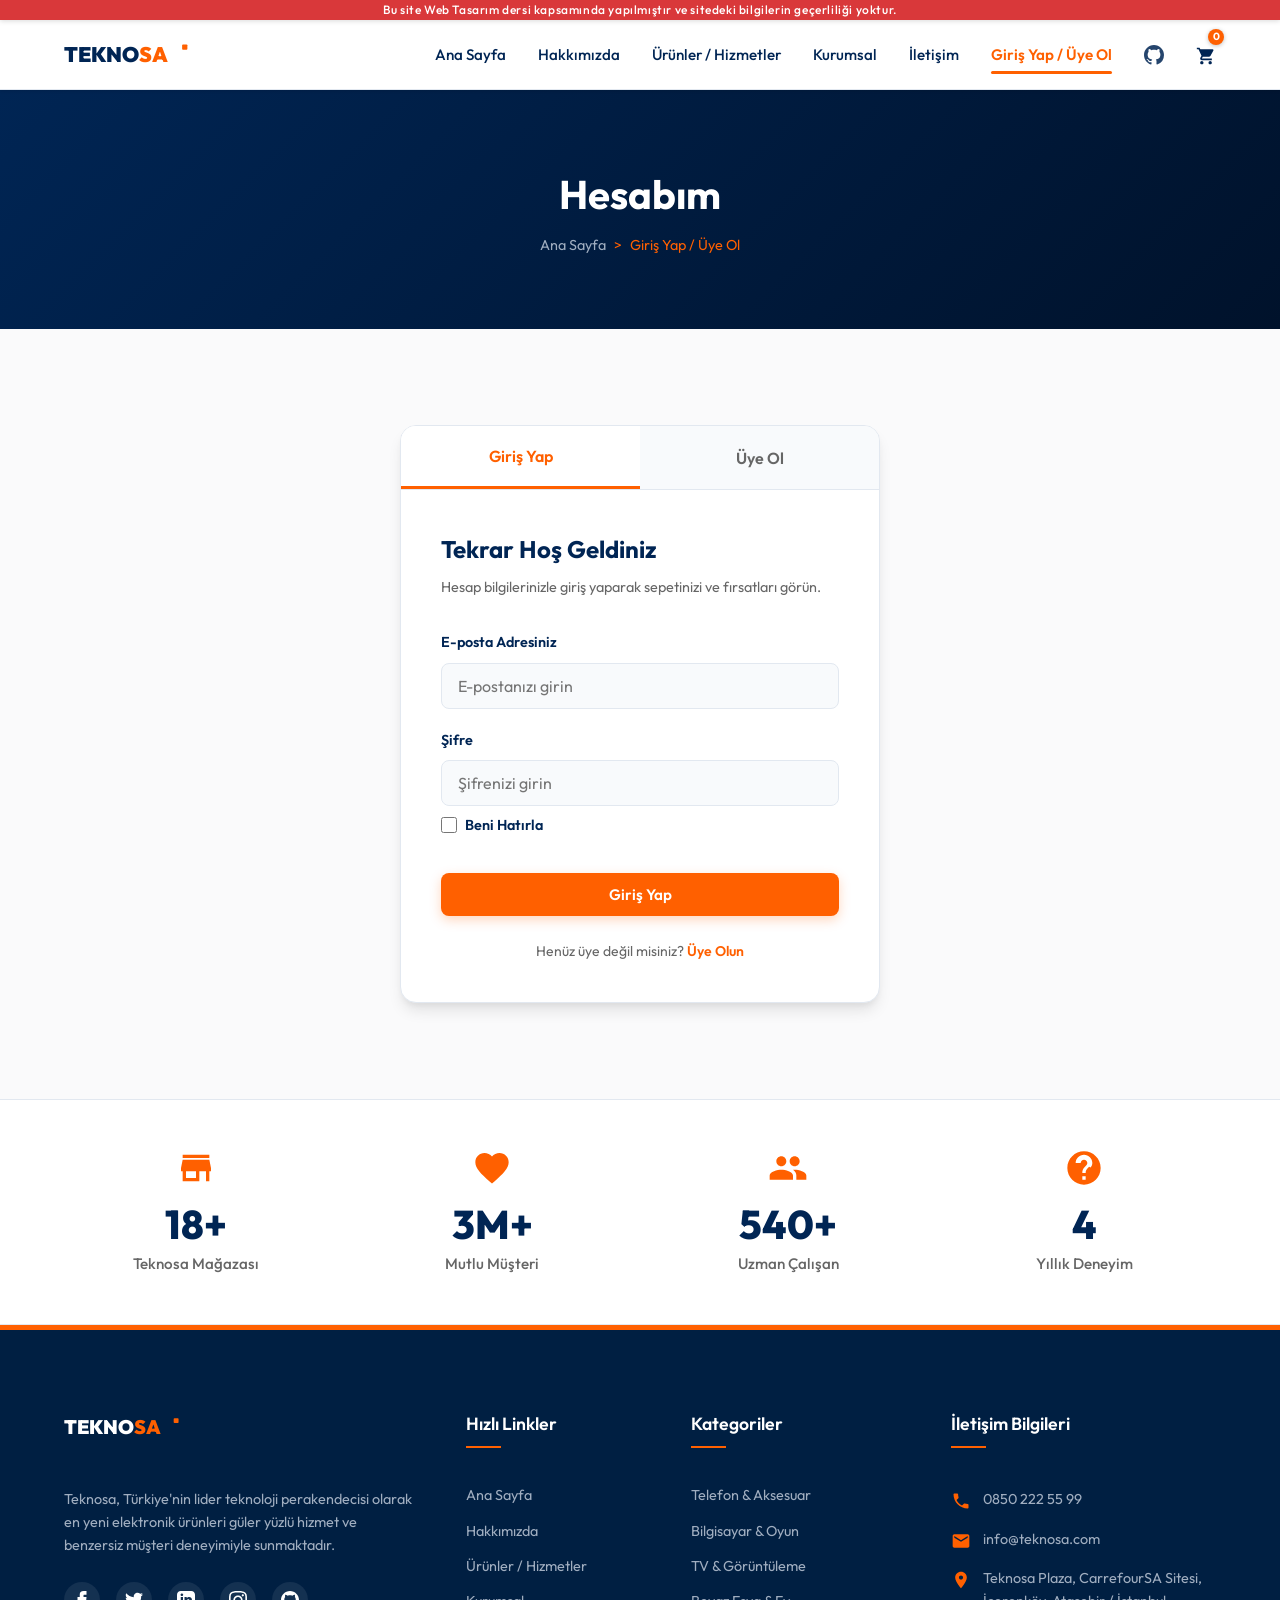
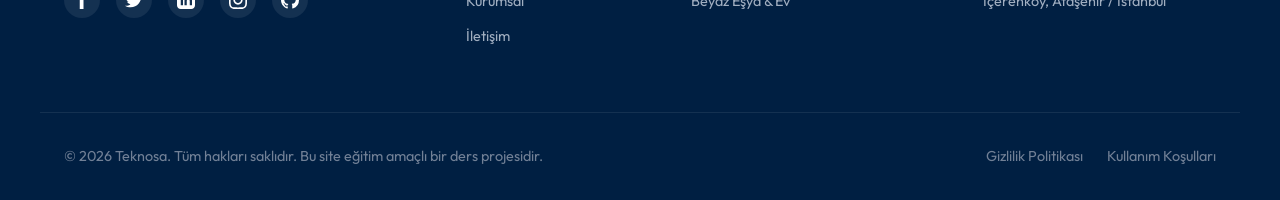
<file: profil.html>
<!DOCTYPE html>
<html lang="tr">

<head>
    <meta charset="UTF-8">
    <meta name="viewport" content="width=device-width, initial-scale=1.0">
    <meta name="description" content="Teknosa Kullanıcı Profili. Siparişleriniz, kayıtlı adresleriniz, ödeme yöntemleriniz ve hesap ayarlarınız.">
    <title>Profilim | Teknosa Ders Projesi</title>
    <!-- CSS Dosyaları -->
    <link rel="stylesheet" href="css/style.css">
    <link rel="stylesheet" href="css/pages.css">
</head>

<body>

    <!-- 1. SABİT ÜST UYARI ALANI (20px) -->
    <div class="top-warning-banner" id="top-warning">
        Bu site Web Tasarım dersi kapsamında yapılmıştır ve sitedeki bilgilerin geçerliliği yoktur.
    </div>

    <div class="page-wrapper">
        <!-- 2. HEADER / MENÜ ALANI -->
        <header class="main-header">
            <div class="container header-container">
                <a href="index.html" class="logo" id="logo-link">
                    <svg viewBox="0 0 160 35" class="logo-icon" style="width: 140px; height: 35px;">
                        <text x="0" y="26" font-family="'Outfit', sans-serif" font-weight="900" font-size="24"
                            fill="#002554">TEKNO<tspan fill="#FF6000">SA</tspan></text>
                        <rect x="135" y="6" width="6" height="6" fill="#FF6000" rx="1" />
                    </svg>
                </a>

                <nav class="main-navigation" aria-label="Ana Menü">
                    <ul class="nav-menu" id="nav-menu">
                        <li><a href="index.html" class="nav-link" id="nav-home">Ana Sayfa</a></li>
                        <li><a href="hakkimizda.html" class="nav-link" id="nav-about">Hakkımızda</a></li>
                        <li><a href="urunler.html" class="nav-link" id="nav-products">Ürünler / Hizmetler</a></li>
                        <li><a href="kurumsal.html" class="nav-link" id="nav-corporate">Kurumsal</a></li>
                        <li><a href="iletisim.html" class="nav-link" id="nav-contact">İletişim</a></li>
                        <li id="auth-nav-item"></li>
                        <li class="cart-btn-wrapper">
                            <a href="#" class="nav-link" id="cart-toggle-btn" aria-label="Alışveriş Sepeti">
                                <svg viewBox="0 0 24 24"
                                    style="width: 20px; height: 20px; fill: currentColor; vertical-align: middle;">
                                    <path
                                        d="M7 18c-1.1 0-1.99.9-1.99 2S5.9 22 7 22s2-.9 2-2-.9-2-2-2zM1 2v2h2l3.6 7.59-1.35 2.45c-.16.28-.25.61-.25.96 0 1.1.9 2 2 2h12v-2H7.42c-.14 0-.25-.11-.25-.25l.03-.12.9-1.63h7.45c.75 0 1.41-.41 1.75-1.03l3.58-6.49c.08-.14.12-.31.12-.48 0-.55-.45-1-1-1H5.21l-.94-2H1zm16 16c-1.1 0-1.99.9-1.99 2s.9 2 1.99 2 2-.9 2-2-.9-2-2-2z" />
                                </svg>
                                <span class="cart-badge" id="cart-badge-count">0</span>
                            </a>
                        </li>
                    </ul>
                </nav>

                <button class="hamburger" aria-label="Menüyü Aç/Kapat" id="menu-toggle">
                    <span></span>
                    <span></span>
                    <span></span>
                </button>
            </div>
        </header>

        <main>
            <!-- 3. HERO / SAYFA BAŞLIK ALANI (Alt Sayfa Bannerı) -->
            <section class="sub-hero" id="profile-hero">
                <div class="container">
                    <h1>Profilim / Hesabım</h1>
                    <nav class="breadcrumb" aria-label="Navigasyon Yolu">
                        <a href="index.html">Ana Sayfa</a>
                        <span>&gt;</span>
                        <a href="profil.html" style="color: var(--primary);">Profil Ayarları</a>
                    </nav>
                </div>
            </section>

            <!-- 4. PROFİL DÜZENİ -->
            <section class="section" id="profile-section">
                <div class="container">
                    <div class="profile-layout">
                        <!-- Sol Sekme Navigasyonu -->
                        <aside class="profile-sidebar" aria-label="Profil Menüsü">
                            <div class="profile-user-summary">
                                <div class="profile-avatar">
                                    <svg viewBox="0 0 24 24">
                                        <path d="M12 12c2.21 0 4-1.79 4-4s-1.79-4-4-4-4 1.79-4 4 1.79 4 4 4zm0 2c-2.67 0-8 1.34-8 4v2h16v-2c0-2.66-5.33-4-8-4z" />
                                    </svg>
                                </div>
                                <h3 id="sidebar-user-name">Kullanıcı Adı</h3>
                                <p id="sidebar-user-email">email@teknosa.com</p>
                            </div>
                            <nav class="profile-tab-list">
                                <button class="profile-tab-btn active" data-tab="tab-settings">
                                    <svg viewBox="0 0 24 24"><path d="M19.14 12.94c.04-.3.06-.61.06-.94 0-.32-.02-.64-.07-.94l2.03-1.58c.18-.14.23-.41.12-.61l-1.92-3.32c-.12-.22-.37-.29-.59-.22l-2.39.96c-.5-.38-1.03-.7-1.62-.94l-.36-2.54c-.04-.24-.24-.41-.48-.41h-3.84c-.24 0-.43.17-.47.41l-.36 2.54c-.59.24-1.13.57-1.62.94l-2.39-.96c-.22-.08-.47 0-.59.22L2.74 8.87c-.12.21-.08.47.12.61l2.03 1.58c-.05.3-.09.63-.09.94s.02.64.07.94l-2.03 1.58c-.18.14-.23.41-.12.61l1.92 3.32c.12.22.37.29.59.22l2.39-.96c.5.38 1.03.7 1.62.94l.36 2.54c.05.24.24.41.48.41h3.84c.24 0 .44-.17.47-.41l.36-2.54c.59-.24 1.13-.56 1.62-.94l2.39.96c.22.08.47 0 .59-.22l1.92-3.32c.12-.22.07-.47-.12-.61l-2.01-1.58zM12 15.6c-1.98 0-3.6-1.62-3.6-3.6s1.62-3.6 3.6-3.6 3.6 1.62 3.6 3.6-1.62 3.6-3.6 3.6z"/></svg>
                                    Profil Ayarları
                                </button>
                                <button class="profile-tab-btn" data-tab="tab-orders">
                                    <svg viewBox="0 0 24 24"><path d="M19 3H5c-1.1 0-2 .9-2 2v14c0 1.1.9 2 2 2h14c1.1 0 2-.9 2-2V5c0-1.1-.9-2-2-2zm-5 14H7v-2h7v2zm3-4H7v-2h10v2zm0-4H7V7h10v2z"/></svg>
                                    Önceki Siparişler
                                </button>
                                <button class="profile-tab-btn" data-tab="tab-cards">
                                    <svg viewBox="0 0 24 24"><path d="M20 4H4c-1.11 0-1.99.89-1.99 2L2 18c0 1.11.89 2 2 2h16c1.11 0 2-.89 2-2V6c0-1.11-.89-2-2-2zm0 14H4v-6h16v6zm0-10H4V6h16v2z"/></svg>
                                    Kart Ayarları
                                </button>
                                <button class="profile-tab-btn" data-tab="tab-addresses">
                                    <svg viewBox="0 0 24 24"><path d="M12 2C8.13 2 5 5.13 5 9c0 5.25 7 13 7 13s7-7.75 7-13c0-3.87-3.13-7-7-7zm0 9.5c-1.38 0-2.5-1.12-2.5-2.5s1.12-2.5 2.5-2.5 2.5 1.12 2.5 2.5-1.12 2.5-2.5 2.5z"/></svg>
                                    Kayıtlı Adreslerim
                                </button>
                                <button class="profile-tab-btn" data-tab="tab-contact">
                                    <svg viewBox="0 0 24 24"><path d="M20 4H4c-1.1 0-1.99.9-1.99 2L2 18c0 1.1.9 2 2 2h16c1.1 0 2-.9 2-2V6c0-1.1-.9-2-2-2zm0 4l-8 5-8-5V6l8 5 8-5v2z"/></svg>
                                    İletişim / Destek
                                </button>
                            </nav>
                        </aside>

                        <!-- Sağ Sekme İçeriği -->
                        <div class="profile-content">
                            <!-- 1. Profil Ayarları Sekmesi -->
                            <div class="profile-tab-content active" id="tab-settings">
                                <h3>Profil Ayarları</h3>
                                <p class="tab-desc">Kişisel bilgilerinizi güncelleyebilir veya yeni bir şifre belirleyebilirsiniz.</p>
                                
                                <form id="profile-info-form" style="margin-bottom: 2rem;" novalidate>
                                    <div class="form-grid" style="grid-template-columns: 1fr 1fr; gap: 1rem;">
                                        <div class="form-group" style="grid-column: span 2;">
                                            <label for="profile-name">Adınız Soyadınız</label>
                                            <input type="text" id="profile-name" placeholder="Ad Soyad">
                                            <span class="form-error">Bu alan boş bırakılamaz.</span>
                                        </div>
                                        <div class="form-group" style="grid-column: span 2;">
                                            <label for="profile-email">E-posta Adresiniz</label>
                                            <input type="email" id="profile-email" disabled style="background-color: var(--border-color); cursor: not-allowed;">
                                        </div>
                                    </div>
                                    <button type="submit" class="btn btn-primary" style="margin-top: 1rem;">Bilgilerimi Güncelle</button>
                                </form>

                                <hr style="border: 0; border-top: 1px solid var(--border-color); margin: 2rem 0;">

                                <h3>Şifre Değiştir</h3>
                                <form id="profile-password-form" novalidate>
                                    <div class="form-grid" style="grid-template-columns: 1fr; gap: 1rem;">
                                        <div class="form-group">
                                            <label for="profile-current-password">Mevcut Şifre</label>
                                            <input type="password" id="profile-current-password" placeholder="Mevcut şifrenizi girin">
                                            <span class="form-error">Mevcut şifrenizi giriniz.</span>
                                        </div>
                                        <div class="form-group">
                                            <label for="profile-new-password">Yeni Şifre (Min. 6 Karakter)</label>
                                            <input type="password" id="profile-new-password" placeholder="Yeni şifrenizi girin">
                                            <span class="form-error">Şifre en az 6 karakter olmalıdır.</span>
                                        </div>
                                        <div class="form-group">
                                            <label for="profile-confirm-password">Yeni Şifre Tekrarı</label>
                                            <input type="password" id="profile-confirm-password" placeholder="Yeni şifrenizi tekrar girin">
                                            <span class="form-error">Şifreler eşleşmiyor.</span>
                                        </div>
                                    </div>
                                    <button type="submit" class="btn btn-primary" style="margin-top: 1rem;">Şifremi Güncelle</button>
                                </form>
                            </div>

                            <!-- 2. Siparişlerim Sekmesi -->
                            <div class="profile-tab-content" id="tab-orders">
                                <h3>Önceki Siparişlerim</h3>
                                <p class="tab-desc">Daha önce vermiş olduğunuz siparişlerin geçmişini ve durumunu bu ekrandan görebilirsiniz.</p>
                                <div id="orders-list-container">
                                    <!-- Dinamik sipariş listesi -->
                                </div>
                            </div>

                            <!-- 3. Kart Ayarları Sekmesi -->
                            <div class="profile-tab-content" id="tab-cards">
                                <h3>Kayıtlı Kartlarım</h3>
                                <p class="tab-desc">Gelecek alışverişlerinizde hızlı ödeme yapmak için kredi veya banka kartlarınızı kaydedebilirsiniz.</p>
                                
                                <div class="cards-grid" id="saved-cards-list">
                                    <!-- Kayıtlı kartlar burada listelenecek -->
                                </div>

                                <hr style="border: 0; border-top: 1px solid var(--border-color); margin: 2rem 0;">

                                <h3>Yeni Kart Ekle</h3>
                                <form id="add-card-form" novalidate>
                                    <div class="form-grid" style="grid-template-columns: 2fr 1fr 1fr; gap: 1rem;">
                                        <div class="form-group" style="grid-column: span 3;">
                                            <label for="card-holder">Kart Üzerindeki İsim</label>
                                            <input type="text" id="card-holder" placeholder="Örn: Ahmet Yılmaz">
                                            <span class="form-error">Lütfen kart sahibinin adını girin.</span>
                                        </div>
                                        <div class="form-group" style="grid-column: span 3;">
                                            <label for="card-number">Kart Numarası</label>
                                            <input type="text" id="card-number" placeholder="16 Haneli Kart Numarası" maxlength="16">
                                            <span class="form-error">Geçerli bir kart numarası giriniz (16 hane).</span>
                                        </div>
                                        <div class="form-group" style="grid-column: span 2;">
                                            <label for="card-expiry">Son Kullanma Tarihi</label>
                                            <input type="text" id="card-expiry" placeholder="AA/YY" maxlength="5">
                                            <span class="form-error">AA/YY formatında giriniz.</span>
                                        </div>
                                        <div class="form-group">
                                            <label for="card-cvc">CVC/CVV</label>
                                            <input type="text" id="card-cvc" placeholder="3 Hane" maxlength="3">
                                            <span class="form-error">Geçersiz CVC.</span>
                                        </div>
                                    </div>
                                    <button type="submit" class="btn btn-primary" style="margin-top: 1rem;">Kartı Kaydet</button>
                                </form>
                            </div>

                            <!-- 4. Kayıtlı Adreslerim Sekmesi -->
                            <div class="profile-tab-content" id="tab-addresses">
                                <h3>Adres Defterim</h3>
                                <p class="tab-desc">Siparişlerinizin gönderilmesini istediğiniz teslimat ve fatura adreslerinizi kaydedin.</p>
                                
                                <div class="addresses-grid" id="saved-addresses-list">
                                    <!-- Kayıtlı adresler listelenecek -->
                                </div>

                                <hr style="border: 0; border-top: 1px solid var(--border-color); margin: 2rem 0;">

                                <h3>Yeni Adres Ekle</h3>
                                <form id="add-address-form" novalidate>
                                    <div class="form-grid" style="grid-template-columns: 1fr 1fr; gap: 1rem;">
                                        <div class="form-group" style="grid-column: span 2;">
                                            <label for="address-title">Adres Başlığı</label>
                                            <input type="text" id="address-title" placeholder="Örn: Ev Adresim, İş Yerim">
                                            <span class="form-error">Adres başlığı giriniz.</span>
                                        </div>
                                        <div class="form-group">
                                            <label for="address-city">Şehir</label>
                                            <input type="text" id="address-city" placeholder="Örn: İstanbul">
                                            <span class="form-error">Şehir giriniz.</span>
                                        </div>
                                        <div class="form-group">
                                            <label for="address-district">İlçe</label>
                                            <input type="text" id="address-district" placeholder="Örn: Kadıköy">
                                            <span class="form-error">İlçe giriniz.</span>
                                        </div>
                                        <div class="form-group" style="grid-column: span 2;">
                                            <label for="address-phone">Telefon Numarası</label>
                                            <input type="text" id="address-phone" placeholder="Örn: 05551234567">
                                            <span class="form-error">Geçerli bir telefon numarası giriniz.</span>
                                        </div>
                                        <div class="form-group" style="grid-column: span 2;">
                                            <label for="address-detail">Detaylı Adres</label>
                                            <textarea id="address-detail" rows="3" placeholder="Mahalle, cadde, sokak, bina no, daire no..."></textarea>
                                            <span class="form-error">Lütfen detaylı adresinizi yazınız.</span>
                                        </div>
                                    </div>
                                    <button type="submit" class="btn btn-primary" style="margin-top: 1rem;">Adresi Kaydet</button>
                                </form>
                            </div>

                            <!-- 5. İletişim / Destek Sekmesi -->
                            <div class="profile-tab-content" id="tab-contact">
                                <h3>Müşteri Hizmetleri ve Destek</h3>
                                <p class="tab-desc">Bize her türlü soru, şikayet ve önerileriniz için ulaşabilir ya da doğrudan destek talebi oluşturabilirsiniz.</p>
                                
                                <div style="display: grid; grid-template-columns: 1fr 1fr; gap: 1rem; margin-bottom: 2rem;">
                                    <div style="background-color: var(--section-bg); padding: 1.25rem; border-radius: var(--radius-md); border: 1px solid var(--border-color);">
                                        <h4 style="color: var(--primary); font-size: 1.1rem; margin-bottom: 0.5rem; font-weight: 700;">Telefon Destek</h4>
                                        <p style="font-size: 0.9rem; color: var(--text-color); margin-bottom: 0.5rem;">Haftanın her günü 09:00 - 22:00 saatleri arasında çağrı merkezimize ulaşabilirsiniz.</p>
                                        <a href="tel:08502225599" style="font-weight: 700; color: var(--secondary); text-decoration: none; font-size: 1.1rem;">0850 222 55 99</a>
                                    </div>
                                    <div style="background-color: var(--section-bg); padding: 1.25rem; border-radius: var(--radius-md); border: 1px solid var(--border-color);">
                                        <h4 style="color: var(--primary); font-size: 1.1rem; margin-bottom: 0.5rem; font-weight: 700;">E-posta Destek</h4>
                                        <p style="font-size: 0.9rem; color: var(--text-color); margin-bottom: 0.5rem;">Sorularınız için bize e-posta yoluyla her zaman ulaşabilirsiniz.</p>
                                        <a href="mailto:info@teknosa.com" style="font-weight: 700; color: var(--secondary); text-decoration: none; font-size: 1.1rem;">info@teknosa.com</a>
                                    </div>
                                </div>

                                <hr style="border: 0; border-top: 1px solid var(--border-color); margin: 2rem 0;">

                                <h3>Destek Talebi Oluştur</h3>
                                <form id="support-ticket-form" novalidate>
                                    <div class="form-grid" style="grid-template-columns: 1fr; gap: 1rem;">
                                        <div class="form-group">
                                            <label for="ticket-subject">Destek Konusu</label>
                                            <input type="text" id="ticket-subject" placeholder="Örn: Sipariş Durumu, Kargo Gecikmesi, İade Koşulları">
                                            <span class="form-error">Lütfen konuyu yazınız.</span>
                                        </div>
                                        <div class="form-group">
                                            <label for="ticket-message">Mesajınız</label>
                                            <textarea id="ticket-message" rows="4" placeholder="Yardım almak istediğiniz konuyu detaylıca açıklayınız..."></textarea>
                                            <span class="form-error">Lütfen mesajınızı yazınız (Min. 10 Karakter).</span>
                                        </div>
                                    </div>
                                    <button type="submit" class="btn btn-primary" style="margin-top: 1rem;">Talep Gönder</button>
                                </form>

                                <hr style="border: 0; border-top: 1px solid var(--border-color); margin: 2rem 0;">

                                <h3>Geçmiş Destek Taleplerim</h3>
                                <div id="my-tickets-container" style="margin-top: 1rem;">
                                    <!-- Dinamik destek talepleri listelenecek -->
                                </div>
                            </div>
                        </div>
                    </div>
                </div>
            </section>
        </main>

        <!-- 5. FOOTER ALANI -->
        <footer class="main-footer">
            <div class="container footer-grid">
                <!-- Sütun 1: Marka ve Sosyal Medya -->
                <div class="footer-column footer-brand" id="footer-col-brand">
                    <svg viewBox="0 0 160 35" class="logo-icon"
                        style="width: 130px; height: 35px; margin-bottom: 1rem;">
                        <text x="0" y="26" font-family="'Outfit', sans-serif" font-weight="900" font-size="24"
                            fill="#FFFFFF">TEKNO<tspan fill="#FF6000">SA</tspan></text>
                        <rect x="135" y="6" width="6" height="6" fill="#FF6000" rx="1" />
                    </svg>
                    <p class="footer-desc">Teknosa, Türkiye'nin lider teknoloji perakendecisi olarak en yeni elektronik
                        ürünleri güler yüzlü hizmet ve benzersiz müşteri deneyimiyle sunmaktadır.</p>
                    <div class="footer-socials">
                        <a href="https://facebook.com" class="social-icon" aria-label="Facebook" target="_blank"
                            rel="noopener">
                            <svg viewBox="0 0 24 24">
                                <path
                                    d="M9 8h-3v4h3v12h5v-12h3.642l.358-4h-4v-1.667c0-.955.192-1.333 1.115-1.333h2.885v-5h-3.808c-3.596 0-5.192 1.583-5.192 4.615v3.385z" />
                            </svg>
                        </a>
                        <a href="https://twitter.com" class="social-icon" aria-label="Twitter" target="_blank"
                            rel="noopener">
                            <svg viewBox="0 0 24 24">
                                <path
                                    d="M24 4.557c-.883.392-1.832.656-2.828.775 1.017-.609 1.798-1.574 2.165-2.724-.951.564-2.005.974-3.127 1.195-.897-.957-2.178-1.555-3.594-1.555-3.179 0-5.515 2.966-4.797 6.045-4.091-.205-7.719-2.165-10.148-5.144-1.29 2.213-.669 5.108 1.523 6.574-.806-.026-1.566-.247-2.229-.616-.054 2.281 1.581 4.415 3.949 4.89-.693.188-1.452.232-2.224.084.626 1.956 2.444 3.379 4.6 3.419-2.07 1.623-4.678 2.348-7.29 2.04 2.179 1.397 4.768 2.212 7.548 2.212 9.142 0 14.307-7.721 13.995-14.646.962-.695 1.797-1.562 2.457-2.549z" />
                            </svg>
                        </a>
                        <a href="https://linkedin.com" class="social-icon" aria-label="LinkedIn" target="_blank"
                            rel="noopener">
                            <svg viewBox="0 0 24 24">
                                <path
                                    d="M19 0h-14c-2.761 0-5 2.239-5 5v14c0 2.761 2.239 5 5 5h14c2.762 0 5-2.239 5-5v-14c0-2.761-2.238-5-5-5zm-11 19h-3v-11h3v11zm-1.5-12.268c-.966 0-1.75-.779-1.75-1.75s.784-1.75 1.75-1.75 1.75.779 1.75 1.75-.784 1.75-1.75 1.75zm13.5 12.268h-3v-5.604c0-3.368-4-3.113-4 0v5.604h-3v-11h3v1.765c1.396-2.586 7-2.777 7 2.476v6.759z" />
                            </svg>
                        </a>
                        <a href="https://instagram.com/" class="social-icon" aria-label="Instagram" target="_blank"
                            rel="noopener">
                            <svg viewBox="0 0 24 24">
                                <path
                                    d="M12 2.163c3.204 0 3.584.012 4.85.07 3.252.148 4.771 1.691 4.919 4.919.058 1.265.069 1.645.069 4.849 0 3.205-.012 3.584-.069 4.849-.149 3.225-1.664 4.771-4.919 4.919-1.266.058-1.644.07-4.85.07-3.204 0-3.584-.012-4.849-.07-3.26-.149-4.771-1.699-4.919-4.92-.058-1.265-.07-1.644-.07-4.849 0-3.204.013-3.583.07-4.849.149-3.227 1.664-4.771 4.919-4.919 1.266-.057 1.645-.069 4.849-.069zm0-2c-3.259 0-3.667.014-4.947.072-4.358.2-6.78 2.618-6.98 6.98-.059 1.281-.073 1.689-.073 4.948 0 3.259.014 3.668.072 4.948.2 4.358 2.618 6.78 6.98 6.98 1.281.058 1.689.072 4.948.072 3.259 0 3.668-.014 4.948-.072 4.354-.2 6.782-2.618 6.979-6.98.059-1.28.073-1.689.073-4.948 0-3.259-.014-3.667-.072-4.947-.196-4.354-2.617-6.78-6.979-6.98-1.281-.059-1.69-.073-4.949-.073zm0 5.838c-3.403 0-6.162 2.759-6.162 6.162s2.759 6.163 6.162 6.163 6.162-2.759 6.162-6.163c0-3.403-2.759-6.162-6.162-6.162zm0 10.162c-2.209 0-4-1.79-4-4 0-2.209 1.791-4 4-4s4 1.791 4 4c0 2.21-1.791 4-4 4zm6.406-11.845c-.796 0-1.441.645-1.441 1.44s.645 1.44 1.441 1.44c.795 0 1.439-.645 1.439-1.44s-.644-1.44-1.439-1.44z" />
                            </svg>
                        </a>
                    </div>
                </div>

                <!-- Sütun 2: Hızlı Linkler -->
                <div class="footer-column footer-links" id="footer-col-links">
                    <h3>Hızlı Linkler</h3>
                    <a href="index.html" id="foot-link-home">Ana Sayfa</a>
                    <a href="hakkimizda.html" id="foot-link-about">Hakkımızda</a>
                    <a href="urunler.html" id="foot-link-products">Ürünler / Hizmetler</a>
                    <a href="kurumsal.html" id="foot-link-corporate">Kurumsal</a>
                    <a href="iletisim.html" id="foot-link-contact">İletişim</a>
                </div>

                <!-- Sütun 3: Kategoriler -->
                <div class="footer-column footer-links" id="footer-col-cats">
                    <h3>Kategoriler</h3>
                    <a href="urunler.html#category=telefon" id="foot-cat-phones">Telefon & Aksesuar</a>
                    <a href="urunler.html#category=bilgisayar" id="foot-cat-laptops">Bilgisayar & Oyun</a>
                    <a href="urunler.html#category=tv-ses" id="foot-cat-tvs">TV & Görüntüleme</a>
                    <a href="urunler.html#category=beyaz-esya" id="foot-cat-appliances">Beyaz Eşya & Ev</a>
                </div>

                <!-- Sütun 4: İletişim Bilgileri -->
                <div class="footer-column footer-contact" id="footer-col-contact">
                    <h3>İletişim Bilgileri</h3>
                    <div class="contact-item" id="foot-contact-phone">
                        <svg viewBox="0 0 24 24">
                            <path
                                d="M6.62 10.79c1.44 2.83 3.76 5.14 6.59 6.59l2.2-2.2c.27-.27.67-.36 1.02-.24 1.12.37 2.33.57 3.57.57.55 0 1 .45 1 1V20c0 .55-.45 1-1 1-9.39 0-17-7.61-17-17 0-.55.45-1 1-1h3.5c.55 0 1 .45 1 1 0 1.25.2 2.45.57 3.57.11.35.03.74-.25 1.02l-2.2 2.2z" />
                        </svg>
                        <span>0850 222 55 99</span>
                    </div>
                    <div class="contact-item" id="foot-contact-email">
                        <svg viewBox="0 0 24 24">
                            <path
                                d="M20 4H4c-1.1 0-1.99.9-1.99 2L2 18c0 1.1.9 2 2 2h16c1.1 0 2-.9 2-2V6c0-1.1-.9-2-2-2zm0 4l-8 5-8-5V6l8 5 8-5v2z" />
                        </svg>
                        <span>info@teknosa.com</span>
                    </div>
                    <div class="contact-item" id="foot-contact-address">
                        <svg viewBox="0 0 24 24">
                            <path
                                d="M12 2C8.13 2 5 5.13 5 9c0 5.25 7 13 7 13s7-7.75 7-13c0-3.87-3.13-7-7-7zm0 9.5c-1.38 0-2.5-1.12-2.5-2.5s1.12-2.5 2.5-2.5 2.5 1.12 2.5 2.5-1.12 2.5-2.5 2.5z" />
                        </svg>
                        <span>Teknosa Plaza, CarrefourSA Sitesi, İçerenköy, Ataşehir / İstanbul</span>
                    </div>
                </div>
            </div>

            <!-- Alt Bilgi ve Copyright -->
            <div class="container footer-bottom">
                <p>&copy; 2026 Teknosa. Tüm hakları saklıdır. Bu site eğitim amaçlı bir ders projesidir.</p>
                <div class="footer-bottom-links">
                    <a href="#" id="foot-privacy">Gizlilik Politikası</a>
                    <a href="#" id="foot-terms">Kullanım Koşulları</a>
                </div>
            </div>
        </footer>
    </div>

    <!-- 🛒 Alışveriş Sepeti Çekmecesi (Cart Drawer) -->
    <div class="cart-drawer-overlay" id="cart-drawer-overlay">
        <div class="cart-drawer" id="cart-drawer">
            <div class="cart-drawer-header">
                <h3>Alışveriş Sepetim</h3>
                <button class="cart-drawer-close" id="cart-drawer-close-btn" aria-label="Sepeti Kapat">
                    <svg viewBox="0 0 24 24">
                        <path
                            d="M19 6.41L17.59 5 12 10.59 6.41 5 5 6.41 10.59 12 5 17.59 6.41 19 12 13.41 17.59 19 19 17.59 13.41 12z" />
                    </svg>
                </button>
            </div>
            <div class="cart-items-container" id="cart-items-container">
                <!-- Dinamik olarak JS tarafından doldurulacak -->
            </div>
            <div class="cart-drawer-footer">
                <div class="cart-total-row">
                    <span>Toplam:</span>
                    <span class="cart-total-price" id="cart-total-price">0 TL</span>
                </div>
                <button class="btn btn-primary" style="width: 100%;" id="checkout-btn">Alışverişi Tamamla</button>
            </div>
        </div>
    </div>

    <!-- 🔍 Ürün Detay Modalı (Product Detail Modal) -->
    <div class="modal-overlay" id="product-detail-modal">
        <div class="modal-content" style="max-width: 700px; width: 90%; padding: 2.5rem; position: relative;">
            <button class="cart-drawer-close" id="product-detail-close-btn"
                style="position: absolute; top: 15px; right: 15px;" aria-label="Kapat">
                <svg viewBox="0 0 24 24">
                    <path
                        d="M19 6.41L17.59 5 12 10.59 6.41 5 5 6.41 10.59 12 5 17.59 6.41 19 12 13.41 17.59 19 19 17.59 13.41 12z" />
                </svg>
            </button>
            <div id="product-detail-content">
                <!-- Dinamik olarak doldurulacak -->
            </div>
        </div>
    </div>

    <!-- 💬 Toast Bildirim Alanı (Toast Notifications Container) -->
    <div class="toast-container" id="toast-container"></div>

    <!-- JS Dosyaları -->
    <script src="js/main.js"></script>
    <script src="js/profile.js"></script>
</body>

</html>
</file>
<file: css/style.css>
@import url('https://fonts.googleapis.com/css2?family=Outfit:wght@300;400;500;600;700&display=swap');

/* ==========================================================================
   DESIGN SYSTEM & VARIABLES
   ========================================================================== */
:root {
    --primary: #FF6000;          /* Teknosa Orange */
    --primary-hover: #E55300;
    --primary-light: #FFEFE5;
    --secondary: #002554;        /* Teknosa Navy Blue */
    --secondary-hover: #001B3E;
    --warning-red: #D9383A;      /* Top Banner Red */
    
    --bg-main: #FAFAFB;          /* Light Page Background */
    --bg-card: #FFFFFF;          /* Pure White for Containers */
    --bg-dark: #001F42;          /* Darker Navy for Footer */
    
    --text-main: #1A1A1A;        /* Charcoal for high contrast readability */
    --text-muted: #666666;       /* Soft Gray for secondary content */
    --text-light: #FFFFFF;       /* White text */
    
    --border-color: #E2E8F0;     /* Soft border */
    --font-sans: 'Outfit', sans-serif;
    
    --shadow-sm: 0 1px 3px rgba(0, 0, 0, 0.1);
    --shadow-md: 0 4px 6px -1px rgba(0, 0, 0, 0.1), 0 2px 4px -1px rgba(0, 0, 0, 0.06);
    --shadow-lg: 0 10px 15px -3px rgba(0, 0, 0, 0.1), 0 4px 6px -2px rgba(0, 0, 0, 0.05);
    
    --transition-fast: 0.2s ease;
    --transition-normal: 0.3s ease;
    
    --container-max: 1200px;
    --alert-height: 20px;
    --header-height: 70px;
}

/* ==========================================================================
   RESET & BASE STYLES
   ========================================================================== */
*, *::before, *::after {
    box-sizing: border-box;
    margin: 0;
    padding: 0;
}

html {
    font-size: 16px;
    scroll-behavior: smooth;
}

body {
    font-family: var(--font-sans);
    background-color: var(--bg-main);
    color: var(--text-main);
    line-height: 1.6;
    overflow-x: hidden;
}

a {
    color: inherit;
    text-decoration: none;
    transition: var(--transition-fast);
}

ul {
    list-style: none;
}

img {
    max-width: 100%;
    height: auto;
    display: block;
}

button, input, textarea, select {
    font-family: inherit;
    font-size: inherit;
    outline: none;
}

/* ==========================================================================
   LAYOUT CONTAINERS
   ========================================================================== */
.container {
    width: 100%;
    max-width: var(--container-max);
    margin: 0 auto;
    padding: 0 1.5rem;
}

.section {
    padding: 5rem 0;
}

.section-bg {
    background-color: #F8FAFC;
}

.section-title {
    font-size: 2.25rem;
    font-weight: 700;
    color: var(--secondary);
    text-align: center;
    margin-bottom: 3rem;
    position: relative;
}

.section-title::after {
    content: '';
    display: block;
    width: 60px;
    height: 4px;
    background-color: var(--primary);
    margin: 0.75rem auto 0;
    border-radius: 2px;
}

/* ==========================================================================
   1. SABİT ÜST UYARI ALANI (20px)
   ========================================================================== */
.top-warning-banner {
    position: fixed;
    top: 0;
    left: 0;
    width: 100%;
    height: var(--alert-height);
    background-color: var(--warning-red);
    color: var(--text-light);
    display: flex;
    align-items: center;
    justify-content: center;
    font-size: 0.75rem;
    font-weight: 500;
    letter-spacing: 0.05em;
    z-index: 1000;
    text-align: center;
    padding: 0 1rem;
    box-shadow: 0 1px 5px rgba(0,0,0,0.15);
}

/* Spacer so header content doesn't get covered by fixed warning */
.page-wrapper {
    padding-top: var(--alert-height);
}

/* ==========================================================================
   2. HEADER / MENÜ ALANI
   ========================================================================== */
.main-header {
    position: sticky;
    top: var(--alert-height);
    left: 0;
    width: 100%;
    height: var(--header-height);
    background-color: var(--bg-card);
    box-shadow: var(--shadow-sm);
    z-index: 999;
    display: flex;
    align-items: center;
    border-bottom: 1px solid var(--border-color);
}

.header-container {
    display: flex;
    justify-content: space-between;
    align-items: center;
    width: 100%;
}

/* Logo Design - Styled HTML & SVG */
.logo {
    display: flex;
    align-items: center;
    gap: 0.5rem;
}

.logo-text {
    font-size: 1.75rem;
    font-weight: 800;
    color: var(--secondary);
    letter-spacing: -0.03em;
    text-transform: uppercase;
}

.logo-text span {
    color: var(--primary);
}

.logo-icon {
    width: 32px;
    height: 32px;
    fill: var(--primary);
}

/* Desktop Navbar */
.nav-menu {
    display: flex;
    gap: 2rem;
    align-items: center;
}

.nav-link {
    font-weight: 500;
    font-size: 0.95rem;
    color: var(--secondary);
    padding: 0.5rem 0;
    position: relative;
}

.nav-link:hover {
    color: var(--primary);
}

/* Active Page Indicator (Orange bottom border style from layout) */
.nav-link.active {
    color: var(--primary);
    font-weight: 600;
}

.nav-link.active::after {
    content: '';
    position: absolute;
    bottom: -2px;
    left: 0;
    width: 100%;
    height: 3px;
    background-color: var(--primary);
    border-radius: 2px;
}

/* Hamburger Menu Icon */
.hamburger {
    display: none;
    cursor: pointer;
    background: none;
    border: none;
    flex-direction: column;
    justify-content: space-between;
    width: 24px;
    height: 18px;
    z-index: 1001;
}

.hamburger span {
    display: block;
    width: 100%;
    height: 3px;
    background-color: var(--secondary);
    border-radius: 3px;
    transition: var(--transition-normal);
}

/* Hamburger Active Animation */
.hamburger.active span:nth-child(1) {
    transform: translateY(7.5px) rotate(45deg);
}

.hamburger.active span:nth-child(2) {
    opacity: 0;
}

.hamburger.active span:nth-child(3) {
    transform: translateY(-7.5px) rotate(-45deg);
}

/* Mobile Nav Overlay */
@media (max-width: 768px) {
    .hamburger {
        display: flex;
    }
    
    .nav-menu {
        position: fixed;
        top: calc(var(--alert-height) + var(--header-height));
        right: -100%;
        width: 80%;
        max-width: 300px;
        height: calc(100vh - var(--alert-height) - var(--header-height));
        background-color: var(--bg-card);
        box-shadow: -4px 0 15px rgba(0, 0, 0, 0.1);
        flex-direction: column;
        align-items: flex-start;
        padding: 3rem 2rem;
        gap: 1.5rem;
        transition: var(--transition-normal);
        z-index: 998;
    }
    
    .nav-menu.active {
        right: 0;
    }
    
    .nav-link {
        font-size: 1.15rem;
        width: 100%;
    }
    
    .nav-link.active::after {
        left: 0;
        bottom: 0;
        width: 30px;
    }
}

/* ==========================================================================
   5. FOOTER ALANI (Koyu Mavi Tasarım)
   ========================================================================== */
.main-footer {
    background-color: var(--bg-dark);
    color: var(--text-light);
    padding: 5rem 0 2rem;
    font-size: 0.9rem;
    border-top: 5px solid var(--primary);
}

.footer-grid {
    display: grid;
    grid-template-columns: 2fr 1fr 1.2fr 1.5fr;
    gap: 3rem;
    margin-bottom: 4rem;
}

.footer-column h3 {
    color: var(--text-light);
    font-size: 1.1rem;
    font-weight: 600;
    margin-bottom: 1.5rem;
    position: relative;
}

.footer-column h3::after {
    content: '';
    display: block;
    width: 35px;
    height: 2px;
    background-color: var(--primary);
    margin-top: 0.5rem;
}

.footer-brand .footer-desc {
    color: #A0AEC0;
    margin: 1.25rem 0 1.5rem;
    line-height: 1.6;
}

.footer-socials {
    display: flex;
    gap: 1rem;
}

.social-icon {
    width: 36px;
    height: 36px;
    border-radius: 50%;
    background-color: rgba(255, 255, 255, 0.08);
    display: flex;
    align-items: center;
    justify-content: center;
    color: var(--text-light);
    transition: var(--transition-fast);
}

.social-icon:hover {
    background-color: var(--primary);
    transform: translateY(-3px);
}

.social-icon svg {
    width: 18px;
    height: 18px;
    fill: currentColor;
}

.footer-links {
    display: flex;
    flex-direction: column;
    gap: 0.75rem;
}

.footer-links a {
    color: #A0AEC0;
}

.footer-links a:hover {
    color: var(--primary);
    padding-left: 5px;
}

.footer-contact {
    display: flex;
    flex-direction: column;
    gap: 1rem;
    color: #A0AEC0;
}

.contact-item {
    display: flex;
    gap: 0.75rem;
    align-items: flex-start;
}

.contact-item svg {
    width: 20px;
    height: 20px;
    fill: var(--primary);
    flex-shrink: 0;
    margin-top: 3px;
}

.footer-bottom {
    border-top: 1px solid rgba(255, 255, 255, 0.08);
    padding-top: 2rem;
    display: flex;
    justify-content: space-between;
    align-items: center;
    color: #718096;
    flex-wrap: wrap;
    gap: 1rem;
}

.footer-bottom-links {
    display: flex;
    gap: 1.5rem;
}

.footer-bottom-links a {
    color: #718096;
}

.footer-bottom-links a:hover {
    color: var(--primary);
}

@media (max-width: 992px) {
    .footer-grid {
        grid-template-columns: 1fr 1fr;
        gap: 2.5rem;
    }
}

@media (max-width: 576px) {
    .footer-grid {
        grid-template-columns: 1fr;
        gap: 2rem;
    }
    
    .footer-bottom {
        flex-direction: column;
        text-align: center;
    }
}

/* Responsive adjustments for top warning banner and main header */
@media (max-width: 768px) {
    .top-warning-banner {
        position: relative;
        height: auto;
        padding: 8px 1rem;
        font-size: 0.7rem;
        line-height: 1.4;
    }
    .page-wrapper {
        padding-top: 0;
    }
    .main-header {
        top: 0;
    }
}
</file>
<file: css/pages.css>
/* ==========================================================================
   BUTTONS & COMMON UI COMPONENTS
   ========================================================================== */
.btn {
    display: inline-flex;
    align-items: center;
    justify-content: center;
    gap: 0.5rem;
    padding: 0.75rem 1.75rem;
    border-radius: 8px;
    font-weight: 600;
    font-size: 0.95rem;
    cursor: pointer;
    transition: var(--transition-normal);
    border: none;
}

.btn-primary {
    background-color: var(--primary);
    color: var(--text-light);
    box-shadow: 0 4px 12px rgba(255, 96, 0, 0.25);
}

.btn-primary:hover {
    background-color: var(--primary-hover);
    transform: translateY(-2px);
    box-shadow: 0 6px 16px rgba(255, 96, 0, 0.35);
}

.btn-secondary {
    background-color: var(--secondary);
    color: var(--text-light);
    box-shadow: 0 4px 12px rgba(0, 37, 84, 0.2);
}

.btn-secondary:hover {
    background-color: var(--secondary-hover);
    transform: translateY(-2px);
    box-shadow: 0 6px 16px rgba(0, 37, 84, 0.3);
}

.btn-outline {
    background-color: transparent;
    border: 2px solid var(--primary);
    color: var(--primary);
}

.btn-outline:hover {
    background-color: var(--primary);
    color: var(--text-light);
}

.badge {
    display: inline-block;
    padding: 0.25rem 0.75rem;
    border-radius: 50px;
    font-size: 0.75rem;
    font-weight: 600;
    text-transform: uppercase;
}

.badge-orange {
    background-color: var(--primary-light);
    color: var(--primary);
}

/* ==========================================================================
   3. HERO / SAYFA BAŞLIK ALANI
   ========================================================================== */
.hero {
    position: relative;
    padding: 8rem 0;
    background: linear-gradient(135deg, #001937 0%, #002D63 100%);
    color: var(--text-light);
    overflow: hidden;
}

/* High-tech abstract background circles & shapes */
.hero::before {
    content: '';
    position: absolute;
    top: -20%;
    right: -10%;
    width: 600px;
    height: 600px;
    border-radius: 50%;
    background: radial-gradient(circle, rgba(255, 96, 0, 0.1) 0%, transparent 70%);
    pointer-events: none;
}

.hero::after {
    content: '';
    position: absolute;
    bottom: -10%;
    left: -10%;
    width: 400px;
    height: 400px;
    border-radius: 50%;
    background: radial-gradient(circle, rgba(0, 37, 84, 0.5) 0%, transparent 70%);
    pointer-events: none;
}

.hero-content {
    max-width: 650px;
    position: relative;
    z-index: 2;
}

.hero-title {
    font-size: 3.5rem;
    font-weight: 800;
    line-height: 1.15;
    margin-bottom: 1.5rem;
    letter-spacing: -0.02em;
}

.hero-title span {
    color: var(--primary);
}

.hero-desc {
    font-size: 1.15rem;
    color: #E2E8F0;
    margin-bottom: 2.5rem;
    line-height: 1.7;
}

/* Subpage Hero (Smaller banner) */
.sub-hero {
    padding: 4.5rem 0;
    background: linear-gradient(135deg, #002554 0%, #00122B 100%);
    color: var(--text-light);
    text-align: center;
}

.sub-hero h1 {
    font-size: 2.5rem;
    font-weight: 700;
    margin-bottom: 0.5rem;
}

.breadcrumb {
    display: flex;
    justify-content: center;
    gap: 0.5rem;
    font-size: 0.9rem;
    color: #A0AEC0;
}

.breadcrumb a {
    color: #A0AEC0;
}

.breadcrumb a:hover {
    color: var(--primary);
}

.breadcrumb span {
    color: var(--primary);
}

/* ==========================================================================
   4. ANA İÇERİK ALANI
   ========================================================================== */

/* A. Hizmetlerimiz / Neden Biz? (4-Column Layout from Screenshot) */
.services-grid {
    display: grid;
    grid-template-columns: repeat(4, 1fr);
    gap: 2rem;
}

.service-card {
    background-color: var(--bg-card);
    border-radius: 12px;
    padding: 2.5rem 2rem;
    text-align: center;
    box-shadow: var(--shadow-sm);
    border: 1px solid var(--border-color);
    transition: var(--transition-normal);
    position: relative;
    top: 0;
}

.service-card:hover {
    top: -8px;
    box-shadow: var(--shadow-lg);
    border-color: var(--primary);
}

.service-icon-wrapper {
    width: 60px;
    height: 60px;
    border-radius: 12px;
    background-color: var(--primary-light);
    color: var(--primary);
    display: flex;
    align-items: center;
    justify-content: center;
    margin: 0 auto 1.5rem;
    transition: var(--transition-normal);
}

.service-card:hover .service-icon-wrapper {
    background-color: var(--primary);
    color: var(--text-light);
}

.service-icon-wrapper svg {
    width: 28px;
    height: 28px;
    fill: currentColor;
}

.service-title {
    font-size: 1.25rem;
    font-weight: 600;
    color: var(--secondary);
    margin-bottom: 1rem;
}

.service-desc {
    font-size: 0.9rem;
    color: var(--text-muted);
    margin-bottom: 1.5rem;
}

.service-link {
    font-size: 0.9rem;
    font-weight: 600;
    color: var(--primary);
    display: inline-flex;
    align-items: center;
    gap: 0.25rem;
}

.service-link svg {
    width: 14px;
    height: 14px;
    fill: currentColor;
    transition: var(--transition-fast);
}

.service-card:hover .service-link svg {
    transform: translateX(4px);
}

@media (max-width: 992px) {
    .services-grid {
        grid-template-columns: repeat(2, 1fr);
    }
}

@media (max-width: 576px) {
    .services-grid {
        grid-template-columns: 1fr;
    }
}


/* B. İstatistikler Satırı (Statistics Row from Screenshot) */
.stats-section {
    background-color: #FFFFFF;
    border-top: 1px solid var(--border-color);
    border-bottom: 1px solid var(--border-color);
    padding: 3rem 0;
}

.stats-grid {
    display: grid;
    grid-template-columns: repeat(4, 1fr);
    gap: 2rem;
    text-align: center;
}

.stat-item {
    display: flex;
    flex-direction: column;
    align-items: center;
}

.stat-icon {
    width: 40px;
    height: 40px;
    fill: var(--primary);
    margin-bottom: 0.75rem;
}

.stat-number {
    font-size: 2.5rem;
    font-weight: 800;
    color: var(--secondary);
    line-height: 1.2;
    margin-bottom: 0.25rem;
}

.stat-label {
    font-size: 0.95rem;
    color: var(--text-muted);
    font-weight: 500;
}

@media (max-width: 768px) {
    .stats-grid {
        grid-template-columns: repeat(2, 1fr);
        gap: 3rem;
    }
}


/* C. Ürünler Sayfası Kataloğu (Interactive Catalog) */
.catalog-layout {
    display: grid;
    grid-template-columns: 260px 1fr;
    gap: 2.5rem;
}

/* Catalog Sidebar Filter */
.catalog-sidebar {
    background-color: var(--bg-card);
    border-radius: 12px;
    padding: 1.5rem;
    box-shadow: var(--shadow-sm);
    border: 1px solid var(--border-color);
    height: fit-content;
}

.filter-group {
    margin-bottom: 2rem;
}

.filter-group:last-child {
    margin-bottom: 0;
}

.filter-title {
    font-size: 1.1rem;
    font-weight: 600;
    color: var(--secondary);
    margin-bottom: 1rem;
    padding-bottom: 0.5rem;
    border-bottom: 2px solid var(--primary-light);
}

.search-box {
    position: relative;
    width: 100%;
}

.search-box input {
    width: 100%;
    padding: 0.75rem 2.5rem 0.75rem 1rem;
    border-radius: 8px;
    border: 1px solid var(--border-color);
    transition: var(--transition-fast);
}

.search-box input:focus {
    border-color: var(--primary);
    box-shadow: 0 0 0 3px rgba(255, 96, 0, 0.1);
}

.search-box svg {
    position: absolute;
    right: 12px;
    top: 50%;
    transform: translateY(-50%);
    width: 18px;
    height: 18px;
    fill: var(--text-muted);
    pointer-events: none;
}

.category-filter-list {
    display: flex;
    flex-direction: column;
    gap: 0.5rem;
}

.category-btn {
    display: flex;
    justify-content: space-between;
    align-items: center;
    padding: 0.6rem 0.75rem;
    border-radius: 6px;
    color: var(--text-main);
    font-weight: 500;
    cursor: pointer;
    background: none;
    border: none;
    text-align: left;
    transition: var(--transition-fast);
}

.category-btn:hover, .category-btn.active {
    background-color: var(--primary-light);
    color: var(--primary);
}

.category-btn span.count {
    background-color: var(--border-color);
    color: var(--text-muted);
    font-size: 0.75rem;
    padding: 0.1rem 0.5rem;
    border-radius: 10px;
    font-weight: 600;
}

.category-btn.active span.count {
    background-color: var(--primary);
    color: var(--text-light);
}

/* Product Cards Grid */
.products-container {
    display: flex;
    flex-direction: column;
    gap: 1.5rem;
}

.products-grid {
    display: grid;
    grid-template-columns: repeat(3, 1fr);
    gap: 1.5rem;
}

/* Homepage Featured Products Grid */
.featured-products-grid {
    display: grid;
    grid-template-columns: repeat(4, 1fr);
    gap: 1.5rem;
}

@media (max-width: 992px) {
    .featured-products-grid {
        grid-template-columns: repeat(2, 1fr);
    }
}

@media (max-width: 576px) {
    .featured-products-grid {
        grid-template-columns: 1fr;
    }
}

.product-card {
    background-color: var(--bg-card);
    border-radius: 12px;
    border: 1px solid var(--border-color);
    box-shadow: var(--shadow-sm);
    overflow: hidden;
    transition: var(--transition-normal);
    display: flex;
    flex-direction: column;
}

.product-card:hover {
    transform: translateY(-6px);
    box-shadow: var(--shadow-lg);
    border-color: var(--primary-light);
}

.product-img-wrapper {
    position: relative;
    padding: 1.5rem;
    background-color: #FAFAFB;
    display: flex;
    align-items: center;
    justify-content: center;
    height: 200px;
}

.product-img-wrapper img {
    max-height: 100%;
    object-fit: contain;
    transition: var(--transition-normal);
}

.product-card:hover .product-img-wrapper img {
    transform: scale(1.05);
}

.product-tag {
    position: absolute;
    top: 12px;
    left: 12px;
}

.product-details {
    padding: 1.5rem;
    display: flex;
    flex-direction: column;
    flex-grow: 1;
}

.product-brand {
    font-size: 0.8rem;
    font-weight: 600;
    text-transform: uppercase;
    color: var(--primary);
    margin-bottom: 0.25rem;
}

.product-name {
    font-size: 1.05rem;
    font-weight: 600;
    color: var(--secondary);
    margin-bottom: 0.75rem;
    line-height: 1.3;
    display: -webkit-box;
    -webkit-line-clamp: 2;
    -webkit-box-orient: vertical;
    overflow: hidden;
    height: 2.75rem;
}

.product-rating {
    display: flex;
    align-items: center;
    gap: 0.25rem;
    margin-bottom: 1rem;
}

.rating-stars {
    color: #FFC700;
    display: flex;
}

.rating-stars svg {
    width: 14px;
    height: 14px;
    fill: currentColor;
}

.rating-text {
    font-size: 0.75rem;
    color: var(--text-muted);
}

.product-footer {
    display: flex;
    justify-content: space-between;
    align-items: center;
    margin-top: auto;
}

.product-price {
    display: flex;
    flex-direction: column;
}

.price-original {
    font-size: 0.8rem;
    color: var(--text-muted);
    text-decoration: line-through;
}

.price-current {
    font-size: 1.35rem;
    font-weight: 700;
    color: var(--secondary);
}

.buy-btn {
    background-color: var(--primary);
    color: var(--text-light);
    border: none;
    width: 38px;
    height: 38px;
    border-radius: 8px;
    display: flex;
    align-items: center;
    justify-content: center;
    cursor: pointer;
    transition: var(--transition-fast);
}

.buy-btn:hover {
    background-color: var(--primary-hover);
    transform: scale(1.05);
}

.buy-btn svg {
    width: 18px;
    height: 18px;
    fill: currentColor;
}

.no-results {
    grid-column: 1 / -1;
    text-align: center;
    padding: 4rem 2rem;
    background-color: var(--bg-card);
    border-radius: 12px;
    border: 1px solid var(--border-color);
}

.no-results svg {
    width: 48px;
    height: 48px;
    fill: var(--text-muted);
    margin-bottom: 1rem;
}

@media (max-width: 992px) {
    .catalog-layout {
        grid-template-columns: 1fr;
    }
    .products-grid {
        grid-template-columns: repeat(2, 1fr);
    }
}

@media (max-width: 576px) {
    .products-grid {
        grid-template-columns: 1fr;
    }
}


/* D. İletişim Sayfası */
.contact-layout {
    display: grid;
    grid-template-columns: 1.2fr 1.8fr;
    gap: 3rem;
}

.contact-info-card {
    background-color: var(--secondary);
    color: var(--text-light);
    border-radius: 16px;
    padding: 3rem;
    position: relative;
    overflow: hidden;
}

.contact-info-card::after {
    content: '';
    position: absolute;
    bottom: -50px;
    right: -50px;
    width: 150px;
    height: 150px;
    border-radius: 50%;
    background-color: rgba(255, 96, 0, 0.15);
}

.contact-info-card h2 {
    font-size: 1.75rem;
    font-weight: 700;
    margin-bottom: 1rem;
}

.contact-info-card p {
    color: #A0AEC0;
    margin-bottom: 2.5rem;
}

.contact-details-list {
    display: flex;
    flex-direction: column;
    gap: 1.5rem;
}

.detail-item {
    display: flex;
    gap: 1rem;
    align-items: flex-start;
}

.detail-icon {
    width: 44px;
    height: 44px;
    border-radius: 8px;
    background-color: rgba(255, 255, 255, 0.06);
    color: var(--primary);
    display: flex;
    align-items: center;
    justify-content: center;
    flex-shrink: 0;
}

.detail-icon svg {
    width: 20px;
    height: 20px;
    fill: currentColor;
}

.detail-text h4 {
    font-weight: 600;
    margin-bottom: 0.15rem;
}

.detail-text p {
    margin: 0;
    color: #CBD5E0;
    font-size: 0.9rem;
}

.contact-form-card {
    background-color: var(--bg-card);
    border-radius: 16px;
    padding: 3rem;
    box-shadow: var(--shadow-md);
    border: 1px solid var(--border-color);
}

.contact-form-card h2 {
    font-size: 1.75rem;
    color: var(--secondary);
    margin-bottom: 0.5rem;
}

.contact-form-card p {
    color: var(--text-muted);
    margin-bottom: 2rem;
}

.form-grid {
    display: grid;
    grid-template-columns: repeat(2, 1fr);
    gap: 1.5rem;
}

.form-group {
    display: flex;
    flex-direction: column;
    gap: 0.5rem;
}

.form-group-full {
    grid-column: 1 / -1;
}

.form-group label {
    font-size: 0.9rem;
    font-weight: 600;
    color: var(--secondary);
}

.form-group input, .form-group textarea {
    padding: 0.75rem 1rem;
    border-radius: 8px;
    border: 1px solid var(--border-color);
    background-color: #F8FAFC;
    transition: var(--transition-fast);
}

.form-group input:focus, .form-group textarea:focus {
    border-color: var(--primary);
    background-color: var(--bg-card);
    box-shadow: 0 0 0 3px rgba(255, 96, 0, 0.1);
}

.form-error {
    font-size: 0.8rem;
    color: var(--warning-red);
    font-weight: 500;
    display: none;
    margin-top: 0.15rem;
}

.form-group.has-error input, .form-group.has-error textarea {
    border-color: var(--warning-red);
    box-shadow: 0 0 0 3px rgba(217, 56, 58, 0.1);
}

.form-group.has-error .form-error {
    display: block;
}

@media (max-width: 992px) {
    .contact-layout {
        grid-template-columns: 1fr;
    }
}

@media (max-width: 576px) {
    .contact-form-card, .contact-info-card {
        padding: 2rem 1.5rem;
    }
    .form-grid {
        grid-template-columns: 1fr;
    }
}

/* Harita Alanı */
.map-container {
    width: 100%;
    height: 400px;
    border-radius: 16px;
    overflow: hidden;
    border: 1px solid var(--border-color);
    box-shadow: var(--shadow-sm);
    margin-top: 3rem;
}

.map-container iframe {
    width: 100%;
    height: 100%;
    border: 0;
}


/* E. Hakkımızda & Kurumsal Sayfa Tasarımları */
.grid-2col {
    display: grid;
    grid-template-columns: repeat(2, 1fr);
    gap: 4rem;
    align-items: center;
}

.about-content h2, .corp-content h2 {
    font-size: 2rem;
    font-weight: 700;
    color: var(--secondary);
    margin-bottom: 1.5rem;
}

.about-content p, .corp-content p {
    color: var(--text-muted);
    margin-bottom: 1.5rem;
}

.about-image, .corp-image {
    position: relative;
    border-radius: 16px;
    overflow: hidden;
    box-shadow: var(--shadow-lg);
}

/* Modern Timeline for Hakkımızda */
.timeline {
    position: relative;
    max-width: 800px;
    margin: 4rem auto 0;
}

.timeline::after {
    content: '';
    position: absolute;
    width: 4px;
    background-color: var(--primary-light);
    top: 0;
    bottom: 0;
    left: 50%;
    margin-left: -2px;
}

.timeline-container {
    padding: 10px 40px;
    position: relative;
    background-color: inherit;
    width: 50%;
}

.timeline-container::after {
    content: '';
    position: absolute;
    width: 20px;
    height: 20px;
    right: -10px;
    background-color: var(--bg-card);
    border: 4px solid var(--primary);
    top: 15px;
    border-radius: 50%;
    z-index: 1;
}

.left {
    left: 0;
}

.right {
    left: 50%;
}

.right::after {
    left: -10px;
}

.timeline-content {
    padding: 1.5rem;
    background-color: var(--bg-card);
    position: relative;
    border-radius: 10px;
    box-shadow: var(--shadow-sm);
    border: 1px solid var(--border-color);
}

.timeline-date {
    font-weight: 700;
    color: var(--primary);
    margin-bottom: 0.5rem;
}

.timeline-content h3 {
    font-size: 1.15rem;
    color: var(--secondary);
    margin-bottom: 0.5rem;
}

.timeline-content p {
    font-size: 0.9rem;
    color: var(--text-muted);
}

@media (max-width: 768px) {
    .grid-2col {
        grid-template-columns: 1fr;
        gap: 2rem;
    }
    
    .timeline::after {
        left: 31px;
    }
    
    .timeline-container {
        width: 100%;
        padding-left: 70px;
        padding-right: 25px;
    }
    
    .timeline-container::after {
        left: 21px;
    }
    
    .right {
        left: 0%;
    }
}


/* F. Kurumsal Cards (Vision/Mission/Values) */
.values-grid {
    display: grid;
    grid-template-columns: repeat(3, 1fr);
    gap: 2rem;
    margin-top: 3rem;
}

.value-card {
    background-color: var(--bg-card);
    border-radius: 12px;
    padding: 2.5rem 2rem;
    text-align: center;
    box-shadow: var(--shadow-sm);
    border: 1px solid var(--border-color);
    border-top: 4px solid var(--primary);
    transition: var(--transition-normal);
}

.value-card:hover {
    box-shadow: var(--shadow-lg);
    transform: translateY(-4px);
}

.value-card h3 {
    color: var(--secondary);
    font-size: 1.25rem;
    margin-bottom: 1rem;
}

.value-card p {
    color: var(--text-muted);
    font-size: 0.9rem;
}

@media (max-width: 768px) {
    .values-grid {
        grid-template-columns: 1fr;
    }
}


/* ==========================================================================
   MODAL / POPUP (Success Alert)
   ========================================================================== */
.modal-overlay {
    position: fixed;
    top: 0;
    left: 0;
    width: 100%;
    height: 100%;
    background-color: rgba(0, 0, 0, 0.5);
    backdrop-filter: blur(4px);
    z-index: 2000;
    display: flex;
    align-items: center;
    justify-content: center;
    opacity: 0;
    pointer-events: none;
    transition: var(--transition-normal);
}

.modal-overlay.open {
    opacity: 1;
    pointer-events: auto;
}

.modal-content {
    background-color: var(--bg-card);
    border-radius: 16px;
    padding: 2.5rem;
    max-width: 450px;
    width: 90%;
    text-align: center;
    box-shadow: var(--shadow-lg);
    transform: scale(0.9);
    transition: var(--transition-normal);
}

.modal-overlay.open .modal-content {
    transform: scale(1);
}

.modal-icon-success {
    width: 64px;
    height: 64px;
    border-radius: 50%;
    background-color: #DEF7EC;
    color: #03543F;
    display: flex;
    align-items: center;
    justify-content: center;
    margin: 0 auto 1.5rem;
}

.modal-icon-success svg {
    width: 32px;
    height: 32px;
    fill: currentColor;
}

.modal-content h3 {
    font-size: 1.5rem;
    color: var(--secondary);
    margin-bottom: 0.75rem;
}

.modal-content p {
    color: var(--text-muted);
    margin-bottom: 1.75rem;
    font-size: 0.95rem;
}

/* ==========================================================================
   GİRİŞ & KAYIT (AUTH) STİLLERİ
   ========================================================================== */
.auth-section {
    padding: 6rem 0;
    display: flex;
    justify-content: center;
    align-items: center;
    min-height: calc(100vh - var(--alert-height) - var(--header-height) - 400px);
}

.auth-card {
    background-color: var(--bg-card);
    border-radius: 16px;
    box-shadow: var(--shadow-lg);
    border: 1px solid var(--border-color);
    width: 100%;
    max-width: 480px;
    overflow: hidden;
}

.auth-tabs {
    display: grid;
    grid-template-columns: 1fr 1fr;
    border-bottom: 1px solid var(--border-color);
    background-color: #F8FAFC;
}

.auth-tab-btn {
    padding: 1.25rem;
    font-weight: 600;
    font-size: 1rem;
    color: var(--text-muted);
    background: none;
    border: none;
    cursor: pointer;
    transition: var(--transition-fast);
    text-align: center;
}

.auth-tab-btn:hover {
    color: var(--primary);
    background-color: rgba(255, 96, 0, 0.02);
}

.auth-tab-btn.active {
    color: var(--primary);
    background-color: var(--bg-card);
    border-bottom: 3px solid var(--primary);
}

.auth-forms-container {
    padding: 2.5rem;
}

.auth-form {
    display: none;
    animation: fadeIn 0.3s ease;
}

.auth-form.active {
    display: block;
}

.auth-form h2 {
    font-size: 1.5rem;
    color: var(--secondary);
    margin-bottom: 0.5rem;
    font-weight: 700;
}

.auth-form p {
    color: var(--text-muted);
    font-size: 0.9rem;
    margin-bottom: 2rem;
}

.auth-footer-link {
    text-align: center;
    margin-top: 1.5rem;
    font-size: 0.875rem;
    color: var(--text-muted);
}

.auth-footer-link a {
    color: var(--primary);
    font-weight: 600;
}

.auth-footer-link a:hover {
    color: var(--primary-hover);
    text-decoration: underline;
}

@keyframes fadeIn {
    from { opacity: 0; transform: translateY(5px); }
    to { opacity: 1; transform: translateY(0); }
}

/* Dynamic User Badge in Navbar */
.user-nav-badge {
    display: flex;
    align-items: center;
    justify-content: center;
    width: 38px;
    height: 38px;
    background-color: var(--primary-light);
    border-radius: 50%;
    color: var(--primary);
    transition: var(--transition-fast);
}

.user-nav-badge:hover {
    background-color: var(--primary);
    color: #ffffff;
}

.user-nav-badge svg {
    width: 20px;
    height: 20px;
    fill: currentColor;
}

.logout-nav-btn {
    display: flex;
    align-items: center;
    justify-content: center;
    width: 38px;
    height: 38px;
    background: none;
    border: 1px solid var(--border-color);
    border-radius: 50%;
    color: var(--warning-red);
    cursor: pointer;
    transition: var(--transition-fast);
}

.logout-nav-btn:hover {
    background-color: rgba(217, 56, 58, 0.08);
    border-color: var(--warning-red);
}

.logout-nav-btn svg {
    width: 18px;
    height: 18px;
    fill: currentColor;
}

/* ==========================================================================
   BENİ HATIRLA ONAY KUTUSU
   ========================================================================== */
.remember-me-container {
    display: flex;
    align-items: center;
    gap: 0.5rem;
    font-size: 0.9rem;
    color: var(--text-muted);
    cursor: pointer;
    margin-top: -0.25rem;
    user-select: none;
}

.remember-me-container input {
    cursor: pointer;
    accent-color: var(--primary);
    width: 16px;
    height: 16px;
}

/* ==========================================================================
   POPUP / TOAST BİLDİRİM SİSTEMİ
   ========================================================================== */
.toast-container {
    position: fixed;
    top: 30px;
    left: 50%;
    transform: translateX(-50%);
    display: flex;
    flex-direction: column;
    align-items: center;
    gap: 12px;
    z-index: 9999;
    pointer-events: none;
}

.toast {
    pointer-events: auto;
    background-color: var(--secondary);
    color: var(--text-light);
    padding: 1rem 1.5rem;
    border-radius: 8px;
    box-shadow: var(--shadow-lg);
    display: flex;
    align-items: center;
    gap: 0.75rem;
    min-width: 300px;
    max-width: 400px;
    transform: translateY(-50px);
    opacity: 0;
    transition: all 0.3s cubic-bezier(0.175, 0.885, 0.32, 1.275);
    border-left: 5px solid var(--primary);
}

.toast.show {
    transform: translateY(0);
    opacity: 1;
}

.toast-icon {
    width: 22px;
    height: 22px;
    fill: var(--primary);
    flex-shrink: 0;
}

.toast-success {
    border-left-color: #10B981; /* Success Green */
}

.toast-success .toast-icon {
    fill: #10B981;
}

.toast-error {
    border-left-color: var(--warning-red);
}

.toast-error .toast-icon {
    fill: var(--warning-red);
}

/* ==========================================================================
   ALİŞVERİŞ SEPETİ ÇEKMECESİ (CART DRAWER)
   ========================================================================== */
.cart-drawer-overlay {
    position: fixed;
    top: 0;
    left: 0;
    width: 100%;
    height: 100%;
    background-color: rgba(0, 0, 0, 0.5);
    backdrop-filter: blur(4px);
    z-index: 1050;
    opacity: 0;
    pointer-events: none;
    transition: var(--transition-normal);
}

.cart-drawer-overlay.open {
    opacity: 1;
    pointer-events: auto;
}

.cart-drawer {
    position: fixed;
    top: 0;
    right: -420px;
    width: 420px;
    max-width: 100%;
    height: 100%;
    background-color: var(--bg-card);
    box-shadow: -5px 0 25px rgba(0, 0, 0, 0.15);
    z-index: 1060;
    display: flex;
    flex-direction: column;
    transition: all 0.3s cubic-bezier(0.16, 1, 0.3, 1);
}

.cart-drawer-overlay.open .cart-drawer {
    right: 0;
}

.cart-drawer-header {
    padding: 1.5rem;
    border-bottom: 1px solid var(--border-color);
    display: flex;
    justify-content: space-between;
    align-items: center;
    background-color: #F8FAFC;
}

.cart-drawer-header h3 {
    font-size: 1.25rem;
    color: var(--secondary);
    font-weight: 700;
}

.cart-drawer-close {
    background: none;
    border: none;
    cursor: pointer;
    color: var(--text-muted);
    display: flex;
    align-items: center;
    justify-content: center;
    width: 32px;
    height: 32px;
    border-radius: 50%;
    transition: var(--transition-fast);
}

.cart-drawer-close:hover {
    background-color: var(--border-color);
    color: var(--text-main);
}

.cart-drawer-close svg {
    width: 20px;
    height: 20px;
    fill: currentColor;
}

.cart-items-container {
    flex-grow: 1;
    overflow-y: auto;
    padding: 1.5rem;
    display: flex;
    flex-direction: column;
    gap: 1.25rem;
}

.cart-item-row {
    display: flex;
    gap: 1rem;
    border-bottom: 1px solid var(--border-color);
    padding-bottom: 1.25rem;
}

.cart-item-row:last-child {
    border-bottom: none;
}

.cart-item-img {
    width: 70px;
    height: 70px;
    background-color: #FAFAFB;
    border-radius: 8px;
    padding: 0.5rem;
    display: flex;
    align-items: center;
    justify-content: center;
    flex-shrink: 0;
    border: 1px solid var(--border-color);
}

.cart-item-img img {
    max-height: 100%;
    max-width: 100%;
    object-fit: contain;
}

.cart-item-details {
    flex-grow: 1;
    display: flex;
    flex-direction: column;
    justify-content: space-between;
}

.cart-item-name {
    font-size: 0.9rem;
    font-weight: 600;
    color: var(--secondary);
    line-height: 1.3;
    display: -webkit-box;
    -webkit-line-clamp: 2;
    -webkit-box-orient: vertical;
    overflow: hidden;
}

.cart-item-pricing {
    display: flex;
    justify-content: space-between;
    align-items: center;
    margin-top: 0.5rem;
}

.cart-item-qty-selector {
    display: flex;
    align-items: center;
    border: 1px solid var(--border-color);
    border-radius: 4px;
    overflow: hidden;
}

.cart-item-qty-btn {
    background-color: #F1F5F9;
    border: none;
    width: 24px;
    height: 24px;
    display: flex;
    align-items: center;
    justify-content: center;
    cursor: pointer;
    color: var(--text-muted);
    font-weight: 600;
}

.cart-item-qty-btn:hover {
    background-color: var(--border-color);
    color: var(--text-main);
}

.cart-item-qty-val {
    padding: 0 0.5rem;
    font-size: 0.85rem;
    font-weight: 600;
    min-width: 24px;
    text-align: center;
}

.cart-item-price {
    font-weight: 700;
    color: var(--primary);
    font-size: 0.95rem;
}

.cart-item-remove {
    background: none;
    border: none;
    color: var(--warning-red);
    cursor: pointer;
    display: flex;
    align-items: center;
    justify-content: center;
    padding: 0.25rem;
    border-radius: 4px;
    align-self: flex-start;
}

.cart-item-remove:hover {
    background-color: rgba(217, 56, 58, 0.08);
}

.cart-item-remove svg {
    width: 18px;
    height: 18px;
    fill: currentColor;
}

.cart-drawer-footer {
    padding: 1.5rem;
    border-top: 1px solid var(--border-color);
    background-color: #F8FAFC;
}

.cart-total-row {
    display: flex;
    justify-content: space-between;
    align-items: center;
    font-size: 1.1rem;
    font-weight: 700;
    color: var(--secondary);
    margin-bottom: 1.5rem;
}

.cart-total-price {
    color: var(--primary);
    font-size: 1.3rem;
}

.cart-empty-state {
    display: flex;
    flex-direction: column;
    align-items: center;
    justify-content: center;
    text-align: center;
    height: 100%;
    color: var(--text-muted);
    padding: 2rem;
}

.cart-empty-state svg {
    width: 56px;
    height: 56px;
    fill: currentColor;
    margin-bottom: 1.25rem;
    opacity: 0.4;
}

.cart-empty-state p {
    font-size: 0.95rem;
}

.cart-btn-wrapper {
    position: relative;
    display: flex;
    align-items: center;
}

.cart-badge {
    position: absolute;
    top: -5px;
    right: -8px;
    background-color: var(--primary);
    color: var(--text-light);
    font-size: 0.65rem;
    font-weight: 700;
    width: 16px;
    height: 16px;
    border-radius: 50%;
    display: flex;
    align-items: center;
    justify-content: center;
    box-shadow: 0 1px 4px rgba(0,0,0,0.25);
}

/* ==========================================================================
   ÜRÜN DETAY MODALI
   ========================================================================== */
.details-modal-grid {
    display: grid;
    grid-template-columns: 1.2fr 1.8fr;
    gap: 2.5rem;
    text-align: left;
    margin-top: 1rem;
}

.details-modal-img {
    background-color: #FAFAFB;
    border-radius: 12px;
    padding: 2rem;
    display: flex;
    align-items: center;
    justify-content: center;
    height: 280px;
    border: 1px solid var(--border-color);
}

.details-modal-img img {
    max-height: 100%;
    max-width: 100%;
    object-fit: contain;
}

.details-modal-info {
    display: flex;
    flex-direction: column;
    justify-content: space-between;
}

.details-modal-brand {
    color: var(--primary);
    font-weight: 700;
    text-transform: uppercase;
    font-size: 0.8rem;
    margin-bottom: 0.25rem;
    letter-spacing: 0.05em;
}

.details-modal-name {
    font-size: 1.5rem;
    font-weight: 700;
    color: var(--secondary);
    line-height: 1.25;
    margin-bottom: 0.75rem;
}

.details-modal-desc {
    font-size: 0.9rem;
    color: var(--text-muted);
    margin-bottom: 1.25rem;
    line-height: 1.5;
}

.details-modal-specs {
    border-top: 1px solid var(--border-color);
    border-bottom: 1px solid var(--border-color);
    padding: 1rem 0;
    margin-bottom: 1.5rem;
    font-size: 0.85rem;
    display: flex;
    flex-direction: column;
    gap: 0.5rem;
}

.details-modal-spec-row {
    display: flex;
    justify-content: space-between;
}

.details-modal-spec-label {
    color: var(--text-muted);
    font-weight: 500;
}

.details-modal-spec-val {
    color: var(--text-main);
    font-weight: 600;
}

.details-modal-footer {
    display: flex;
    justify-content: space-between;
    align-items: center;
    margin-top: auto;
}

.details-modal-price {
    font-size: 1.75rem;
    font-weight: 800;
    color: var(--secondary);
}

@media (max-width: 768px) {
    .details-modal-grid {
        grid-template-columns: 1fr;
        gap: 1.5rem;
    }
    
    .details-modal-img {
        height: 200px;
    }
}

/* ==========================================================================
   PROFİL SAYFASI STİLLERİ (PROFILE PAGES)
   ========================================================================== */
.profile-layout {
    display: grid;
    grid-template-columns: 280px 1fr;
    gap: 2rem;
    align-items: start;
    margin-top: 1rem;
}

.profile-sidebar {
    background-color: var(--bg-card);
    border: 1px solid var(--border-color);
    border-radius: var(--radius-md);
    padding: 1.5rem;
    box-shadow: var(--shadow-sm);
}

.profile-user-summary {
    text-align: center;
    padding-bottom: 1.5rem;
    border-bottom: 1px solid var(--border-color);
    margin-bottom: 1.5rem;
}

.profile-avatar {
    width: 70px;
    height: 70px;
    background-color: var(--primary-light);
    border-radius: 50%;
    display: flex;
    align-items: center;
    justify-content: center;
    margin: 0 auto 1rem;
    color: var(--primary);
}

.profile-avatar svg {
    width: 36px;
    height: 36px;
    fill: currentColor;
}

.profile-user-summary h3 {
    font-size: 1.1rem;
    color: var(--secondary);
    font-weight: 700;
    margin-bottom: 0.25rem;
}

.profile-user-summary p {
    font-size: 0.85rem;
    color: var(--text-muted);
}

.profile-tab-list {
    display: flex;
    flex-direction: column;
    gap: 0.5rem;
}

.profile-tab-btn {
    display: flex;
    align-items: center;
    gap: 0.75rem;
    width: 100%;
    padding: 0.85rem 1rem;
    background: none;
    border: none;
    border-radius: var(--radius-sm);
    color: var(--text-color);
    font-size: 0.9rem;
    font-weight: 600;
    text-align: left;
    cursor: pointer;
    transition: var(--transition-fast);
}

.profile-tab-btn svg {
    width: 20px;
    height: 20px;
    fill: currentColor;
    opacity: 0.7;
    transition: var(--transition-fast);
}

.profile-tab-btn:hover {
    background-color: var(--section-bg);
    color: var(--primary);
}

.profile-tab-btn:hover svg {
    opacity: 1;
}

.profile-tab-btn.active {
    background-color: var(--primary);
    color: var(--text-light);
}

.profile-tab-btn.active svg {
    opacity: 1;
    fill: currentColor;
}

.profile-content {
    background-color: var(--bg-card);
    border: 1px solid var(--border-color);
    border-radius: var(--radius-md);
    padding: 2.5rem;
    box-shadow: var(--shadow-sm);
    min-height: 500px;
}

.profile-tab-content {
    display: none;
    animation: fadeIn 0.4s ease;
}

.profile-tab-content.active {
    display: block;
}

.profile-tab-content h3 {
    font-size: 1.5rem;
    color: var(--secondary);
    font-weight: 700;
    margin-bottom: 0.5rem;
}

.tab-desc {
    font-size: 0.9rem;
    color: var(--text-muted);
    margin-bottom: 2rem;
}

/* Grids for cards & addresses */
.cards-grid,
.addresses-grid {
    display: grid;
    grid-template-columns: repeat(auto-fill, minmax(280px, 1fr));
    gap: 1.25rem;
    margin-bottom: 2rem;
}

/* Order card styling adjustments */
.profile-order-card {
    transition: var(--transition-fast);
}

.profile-order-card:hover {
    box-shadow: var(--shadow-sm);
    border-color: var(--primary) !important;
}

.order-detail-row img {
    transition: var(--transition-fast);
}

.order-detail-row:hover img {
    transform: scale(1.05);
}

.address-item-card {
    transition: var(--transition-fast);
}

.address-item-card:hover {
    box-shadow: var(--shadow-sm);
    border-color: var(--primary) !important;
}

/* Responsive sidebar */
@media (max-width: 992px) {
    .profile-layout {
        grid-template-columns: 1fr;
    }
}

/* ==========================================================================
   CHECKOUT WIZARD MODAL STYLES
   ========================================================================== */
.checkout-modal-content {
    max-width: 750px !important;
    width: 95% !important;
    padding: 2.5rem !important;
    border-radius: var(--radius-lg) !important;
    box-shadow: var(--shadow-lg) !important;
}

.checkout-steps-indicator {
    display: flex;
    align-items: center;
    justify-content: space-between;
    margin-bottom: 2rem;
    padding: 0 1rem;
}

.step-indicator {
    font-size: 0.9rem;
    font-weight: 700;
    color: var(--text-muted);
    padding: 0.5rem 1rem;
    border-radius: 30px;
    background-color: var(--section-bg);
    border: 1px solid var(--border-color);
    transition: var(--transition-fast);
    display: flex;
    align-items: center;
    gap: 0.5rem;
}

.step-indicator.active {
    background-color: var(--primary);
    color: #ffffff;
    border-color: var(--primary);
    box-shadow: 0 4px 10px rgba(255, 96, 0, 0.2);
}

.step-indicator.completed {
    background-color: #2ecc71;
    color: #ffffff;
    border-color: #2ecc71;
}

.step-indicator-line {
    flex-grow: 1;
    height: 2px;
    background-color: var(--border-color);
    margin: 0 0.75rem;
}

.checkout-step-content h3 {
    color: var(--secondary);
    font-size: 1.25rem;
    font-weight: 700;
    margin-bottom: 0.5rem;
}

.checkout-step-content .step-desc {
    color: var(--text-muted);
    font-size: 0.9rem;
    margin-bottom: 1.5rem;
}

/* Selectable Cards / Addresses */
.checkout-selection-grid {
    display: grid;
    grid-template-columns: repeat(auto-fill, minmax(220px, 1fr));
    gap: 1rem;
    margin-bottom: 1.5rem;
    max-height: 250px;
    overflow-y: auto;
    padding-right: 5px;
}

.selectable-item-card {
    border: 2px solid var(--border-color);
    border-radius: var(--radius-md);
    padding: 1rem;
    cursor: pointer;
    transition: var(--transition-fast);
    position: relative;
    background-color: var(--card-bg);
    display: flex;
    flex-direction: column;
    justify-content: space-between;
    min-height: 120px;
}

.selectable-item-card:hover {
    border-color: var(--primary-light);
    transform: translateY(-2px);
}

.selectable-item-card.selected {
    border-color: var(--primary);
    background-color: rgba(255, 96, 0, 0.03);
}

.selectable-item-card .select-badge {
    position: absolute;
    top: 10px;
    right: 10px;
    width: 18px;
    height: 18px;
    border-radius: 50%;
    border: 2px solid var(--border-color);
    display: flex;
    align-items: center;
    justify-content: center;
    transition: var(--transition-fast);
}

.selectable-item-card.selected .select-badge {
    border-color: var(--primary);
    background-color: var(--primary);
}

.selectable-item-card.selected .select-badge::after {
    content: '';
    width: 6px;
    height: 6px;
    background-color: #ffffff;
    border-radius: 50%;
}

.checkout-card-preview {
    background: linear-gradient(135deg, var(--secondary) 0%, #0c4383 100%);
    color: #ffffff;
    border-radius: var(--radius-md);
    padding: 1.25rem;
    cursor: pointer;
    transition: var(--transition-fast);
    min-height: 130px;
    display: flex;
    flex-direction: column;
    justify-content: space-between;
    position: relative;
    border: 2px solid transparent;
}

.checkout-card-preview:hover {
    transform: translateY(-2px);
}

.checkout-card-preview.selected {
    border-color: var(--primary);
    box-shadow: 0 4px 15px rgba(0, 37, 84, 0.2);
}

.checkout-card-preview .select-badge {
    position: absolute;
    top: 12px;
    right: 12px;
    width: 18px;
    height: 18px;
    border-radius: 50%;
    border: 2px solid rgba(255, 255, 255, 0.4);
    display: flex;
    align-items: center;
    justify-content: center;
}

.checkout-card-preview.selected .select-badge {
    border-color: var(--primary);
    background-color: var(--primary);
}

.checkout-card-preview.selected .select-badge::after {
    content: '';
    width: 6px;
    height: 6px;
    background-color: #ffffff;
    border-radius: 50%;
}

.checkout-footer-buttons {
    display: flex;
    justify-content: space-between;
    align-items: center;
    margin-top: 2rem;
    padding-top: 1rem;
    border-top: 1px solid var(--border-color);
}

.checkout-form-box {
    background-color: var(--section-bg);
    border: 1px solid var(--border-color);
    border-radius: var(--radius-md);
    padding: 1.25rem;
    margin-bottom: 1.5rem;
}

.summary-details-box {
    background-color: var(--section-bg);
    border: 1px solid var(--border-color);
    border-radius: var(--radius-md);
    padding: 1.25rem;
    margin-bottom: 1.5rem;
    display: grid;
    grid-template-columns: 1fr 1fr;
    gap: 1.5rem;
}

@media (max-width: 576px) {
    .summary-details-box {
        grid-template-columns: 1fr;
        gap: 1rem;
    }
    .checkout-steps-indicator {
        padding: 0;
    }
    .step-indicator {
        font-size: 0.75rem;
        padding: 0.4rem 0.6rem;
    }
}

/* ==========================================================================
   ADMIN PANEL INTERFACE STYLES
   ========================================================================== */
.admin-table {
    width: 100%;
    margin-top: 1rem;
    border-collapse: collapse;
    background-color: var(--bg-card);
    border: 1px solid var(--border-color);
    border-radius: var(--radius-md);
    overflow: hidden;
}

.admin-table th {
    background-color: var(--section-bg);
    color: var(--secondary);
    padding: 14px 16px;
    font-weight: 700;
    font-size: 0.85rem;
    text-transform: uppercase;
    letter-spacing: 0.5px;
    border-bottom: 2px solid var(--border-color);
}

.admin-table td {
    padding: 14px 16px;
    font-size: 0.9rem;
    color: var(--text-main);
    border-bottom: 1px solid var(--border-color);
    vertical-align: middle;
}

.admin-table tbody tr {
    transition: var(--transition-fast);
}

.admin-table tbody tr:hover {
    background-color: rgba(248, 250, 252, 0.6);
}

/* Status Badges */
.badge-status {
    display: inline-block;
    padding: 0.25rem 0.6rem;
    font-size: 0.75rem;
    font-weight: 600;
    border-radius: 4px;
    text-align: center;
    color: #ffffff;
}

.badge-green {
    background-color: #2ecc71;
    color: #ffffff;
}

.badge-orange {
    background-color: var(--primary);
    color: #ffffff;
}

.badge-blue {
    background-color: #3498db;
    color: #ffffff;
}

.badge-red {
    background-color: var(--warning-red);
    color: #ffffff;
}

/* Custom Select in Tables */
.admin-select-status {
    padding: 0.35rem 0.6rem;
    border: 1px solid var(--border-color);
    border-radius: var(--radius-sm);
    font-size: 0.8rem;
    font-weight: 600;
    background-color: #ffffff;
    color: var(--secondary);
    cursor: pointer;
    transition: var(--transition-fast);
}

.admin-select-status:hover {
    border-color: var(--primary);
}

/* Action Icon Buttons */
.admin-action-btn {
    border: 1px solid var(--border-color);
    background-color: #ffffff;
    border-radius: var(--radius-sm);
    width: 32px;
    height: 32px;
    cursor: pointer;
    display: inline-flex;
    align-items: center;
    justify-content: center;
    color: var(--text-muted);
    transition: var(--transition-fast);
    margin: 0 2px;
}

.admin-action-btn:hover {
    border-color: var(--primary);
    color: var(--primary);
}

.admin-action-btn.delete:hover {
    border-color: var(--warning-red);
    color: var(--warning-red);
    background-color: rgba(217, 56, 58, 0.05);
}

.admin-action-btn svg {
    width: 16px;
    height: 16px;
    fill: currentColor;
}

/* Ticket Cards in Admin View */
.admin-ticket-card {
    border: 1px solid var(--border-color);
    border-radius: var(--radius-md);
    background-color: var(--bg-card);
    padding: 1.5rem;
    transition: var(--transition-fast);
    box-shadow: var(--shadow-sm);
}

.admin-ticket-card:hover {
    box-shadow: var(--shadow-md);
    border-color: var(--primary-light);
}

.admin-ticket-header {
    display: flex;
    justify-content: space-between;
    align-items: flex-start;
    border-bottom: 1px solid var(--border-color);
    padding-bottom: 0.75rem;
    margin-bottom: 0.75rem;
    flex-wrap: wrap;
    gap: 0.5rem;
}

.admin-ticket-reply-box {
    margin-top: 1.25rem;
    padding-top: 1rem;
    border-top: 1px dashed var(--border-color);
}

.admin-ticket-reply-box textarea {
    width: 100%;
    padding: 0.75rem;
    border: 1px solid var(--border-color);
    border-radius: var(--radius-sm);
    font-family: inherit;
    font-size: 0.85rem;
    resize: vertical;
    margin-bottom: 0.75rem;
}

.admin-ticket-reply-box textarea:focus {
    border-color: var(--primary);
}
</file>
